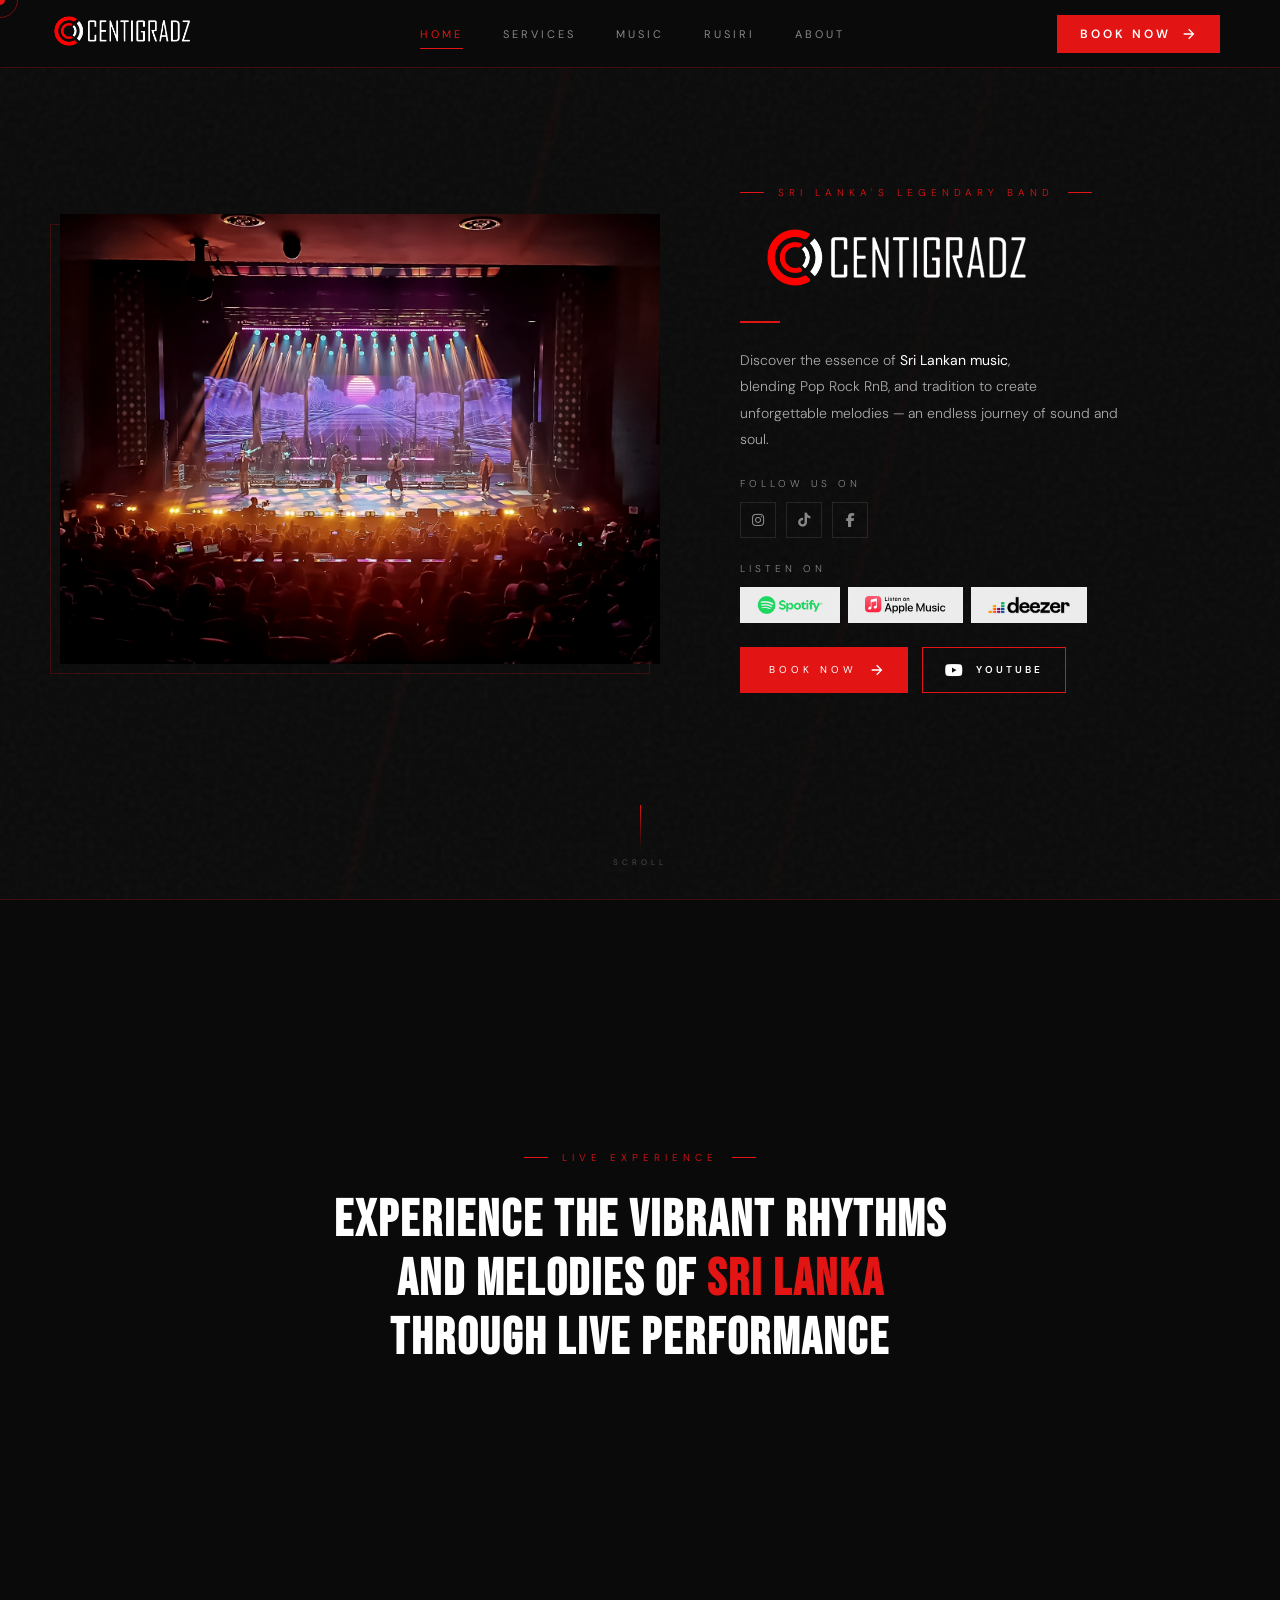
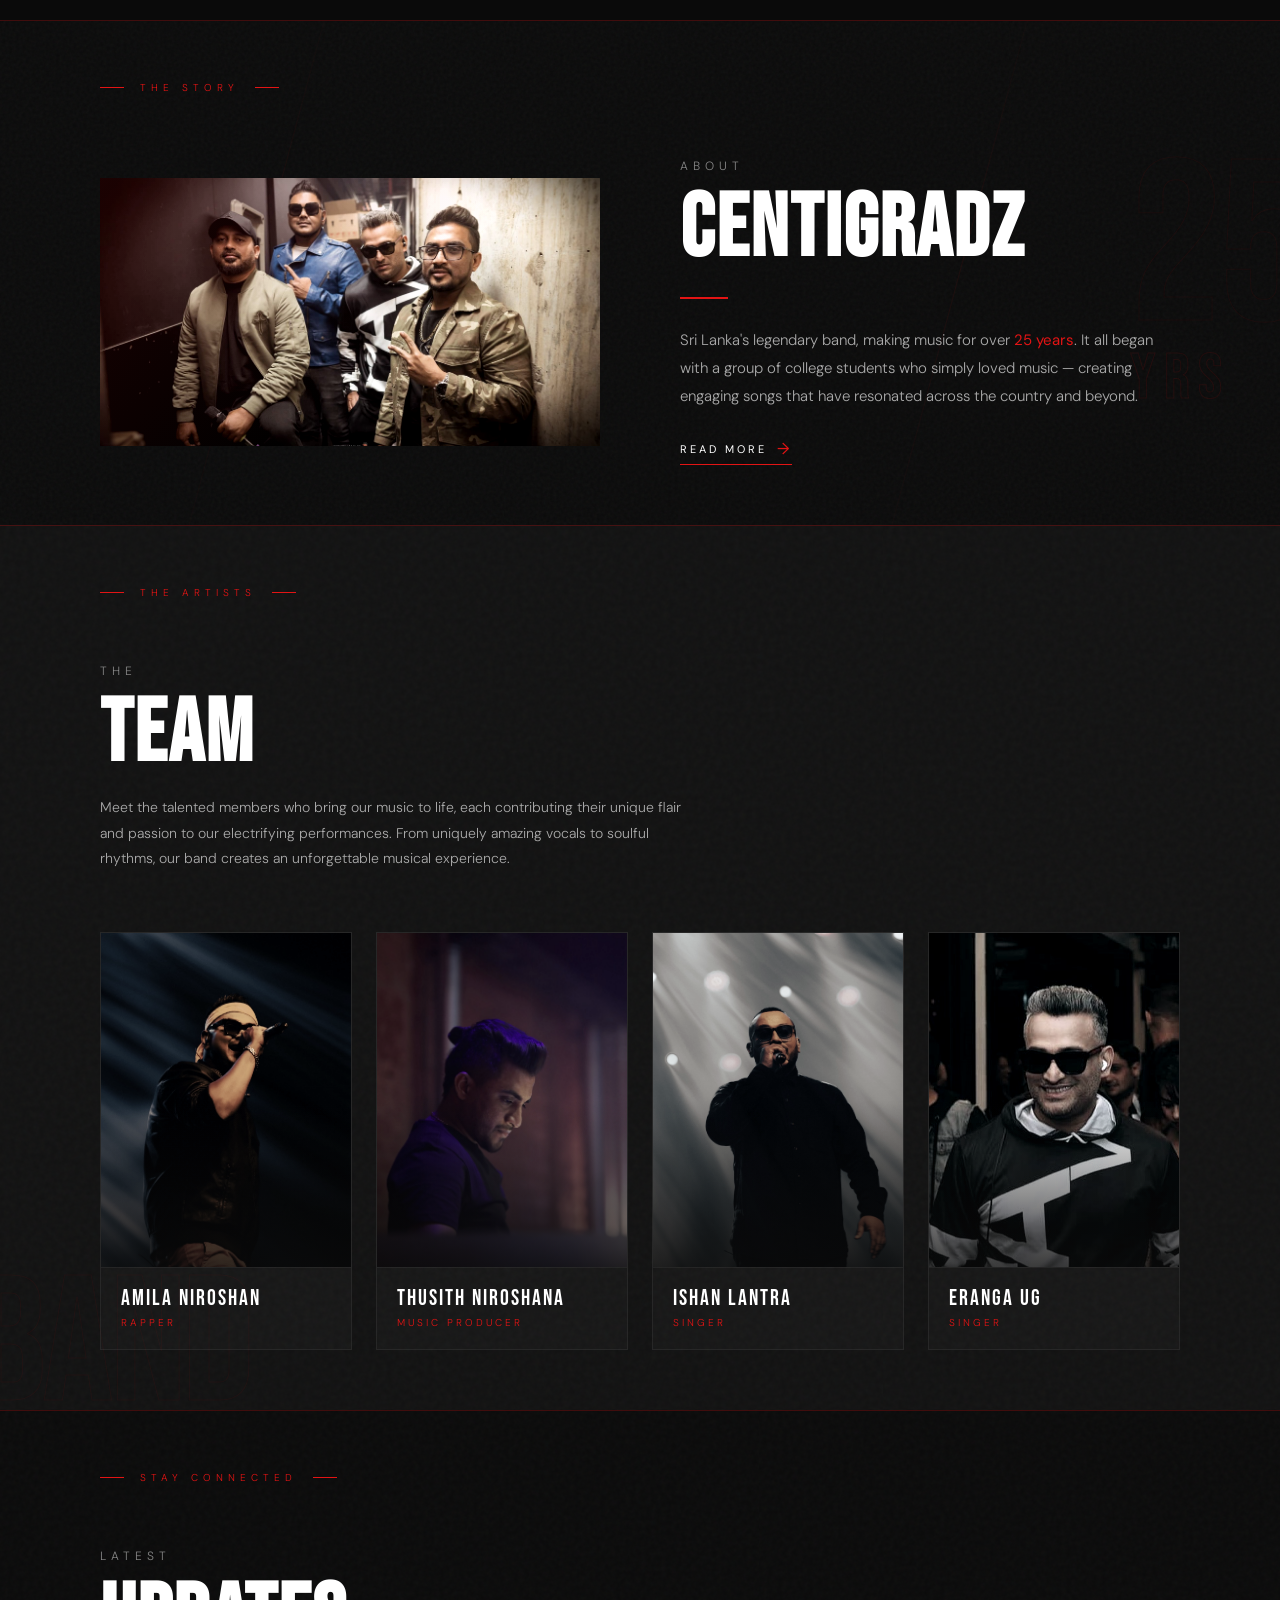
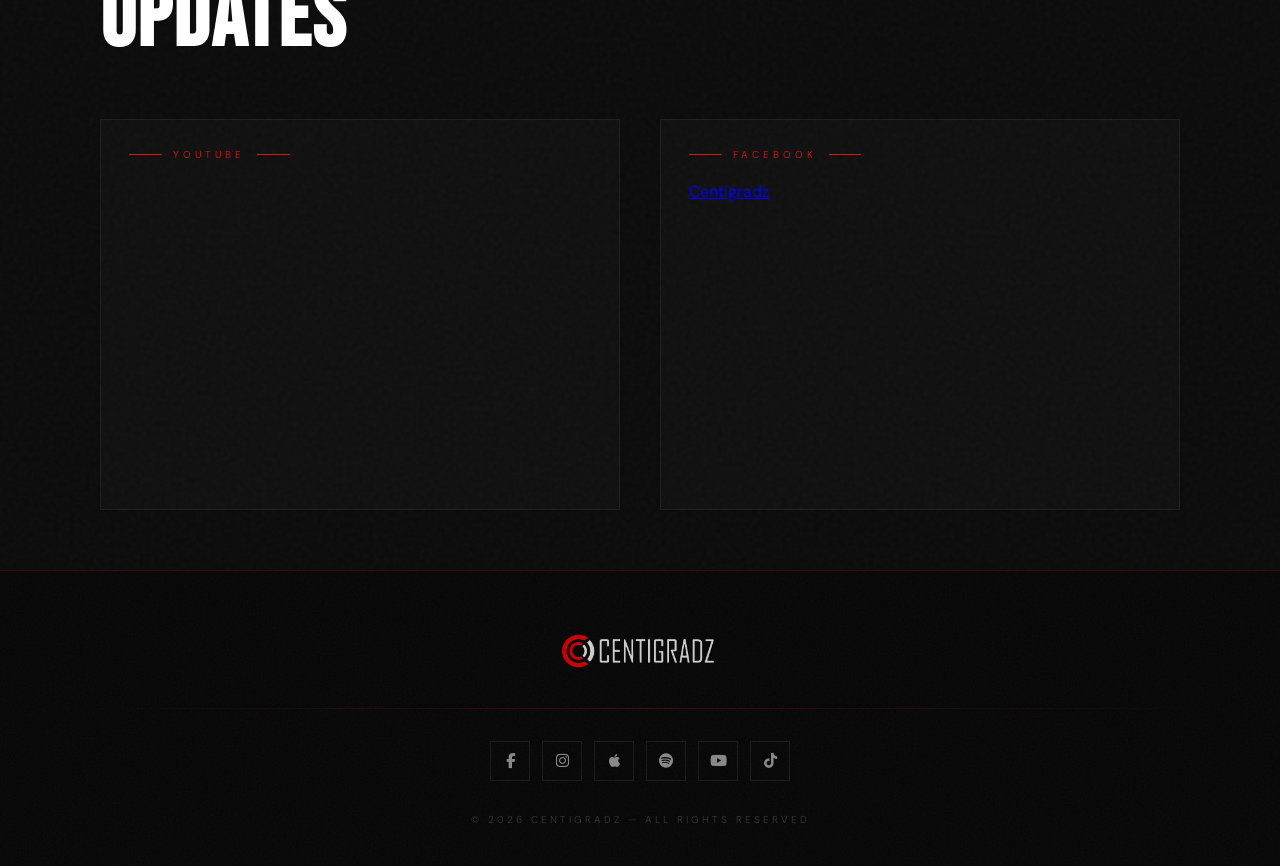
<file: index.html>
<!DOCTYPE html>
<html lang="en">

<head>
    <meta charset="UTF-8" />
    <meta name="viewport" content="width=device-width, initial-scale=1.0" />
    <meta name="keywords" content="centigradz, Centigradz, CENTIGRADZ, music, Sri Lanka, Colombo">
    <meta name="description"
        content="Discover Centigradz, the renowned Sri Lankan band known for their unique blend of contemporary and traditional music.">
    <link rel="icon" type="image/x-icon" href="/img/favicon.ico">
    <title>Centigradz</title>
    <link
        href="https://fonts.googleapis.com/css2?family=Bebas+Neue&family=DM+Sans:ital,wght@0,300;0,400;0,500;1,300&display=swap"
        rel="stylesheet">
    <link rel="stylesheet" href="https://cdnjs.cloudflare.com/ajax/libs/font-awesome/6.4.0/css/all.min.css">

    <link rel="stylesheet" href="styles.css">
</head>

<body>

    <!-- Custom Cursor -->
    <div class="cursor" id="cursor"></div>
    <div class="cursor-ring" id="cursorRing"></div>

    <!-- Splash Screen -->
    <div class="splash-screen">
        <img src="img/CentiLogo.png" class="logos">
    </div>

    <!-- ═══ NAV ═══ -->
    <nav>
        <a href="#" class="nav-logo"><img src="img/Centi Logo.png" alt="Centigradz" /></a>

        <div class="nav-links">
            <a href="index.html" class="active">Home</a>
            <a href="services.html">Services</a>
            <a href="music.html">Music</a>
            <a href="rusiri.html">Rusiri</a>
            <a href="about.html">About</a>
        </div>

        <div class="nav-btn-wrap">
            <a href="https://form.jotform.com/232563666599473" class="nav-btn">
                <span>Book Now</span>
                <svg height="16" width="16" viewBox="0 0 24 24" fill="none">
                    <path d="M16.172 11l-5.364-5.364 1.414-1.414L20 12l-7.778 7.778-1.414-1.414L16.172 13H4v-2z"
                        fill="currentColor" />
                </svg>
            </a>
        </div>

        <button class="nav-hamburger" id="nav-toggle" aria-label="Menu">
            <svg width="22" height="22" fill="none" stroke="currentColor" stroke-width="1.5" viewBox="0 0 24 24">
                <path stroke-linecap="round" d="M4 6h16M4 12h16M4 18h16" />
            </svg>
        </button>

        <div class="mobile-nav" id="mobile-nav">
            <a href="index.html" class="active">Home</a>
            <a href="services.html">Services</a>
            <a href="music.html">Music</a>
            <a href="rusiri.html">Rusiri</a>
            <a href="about.html">About</a>
        </div>
    </nav>

    <!-- ═══ HERO ═══ -->
    <section id="home">
        <div class="hero-noise"></div>
        <div class="hero-inner">

            <!-- Mosaic -->
            <div class="mosaic-wrap slide-left">
                <div class="mosaic">
                    <div class="mosaic-item m1">
                        <div class="hero-carousel" id="hero-carousel">
                            <img src="img/carousel/slide-1.jpg" alt="Centigradz live" class="carousel-slide active" />
                            <img src="img/carousel/slide-2.jpg" alt="Centigradz live" class="carousel-slide" />
                            <img src="img/carousel/slide-3.jpg" alt="Centigradz live" class="carousel-slide" />
                            <img src="img/carousel/slide-4.jpg" alt="Centigradz live" class="carousel-slide" />
                            <img src="img/carousel/slide-5.jpg" alt="Centigradz live" class="carousel-slide" />
                            <img src="img/carousel/slide-6.jpg" alt="Centigradz live" class="carousel-slide" />
                            <img src="img/carousel/slide-7.jpg" alt="Centigradz live" class="carousel-slide" />
                            <img src="img/carousel/slide-8.jpg" alt="Centigradz live" class="carousel-slide" />
                        </div>
                    </div>
                </div>
            </div>

            <!-- Content -->
            <div class="hero-content">

                <div class="hero-eyebrow fade-up d1">
                    <span class="eyebrow-line"></span>
                    <span class="eyebrow-text">Sri Lanka's Legendary Band</span>
                    <span class="eyebrow-line"></span>
                </div>

                <div class="hero-logo fade-up d2">
                    <a href="#"><img src="img/Centi Logo.png" alt="Centigradz Logo" /></a>
                </div>

                <div class="hero-divider fade-up d2"></div>

                <p class="hero-desc fade-up d3">
                    Discover the essence of <strong>Sri Lankan music</strong>,<br />
                    blending Pop Rock RnB, and tradition to create unforgettable melodies —
                    an endless journey of sound and soul.
                </p>

                <div class="fade-up d4">
                    <p class="follow-label">Follow Us On</p>
                    <div class="social-row" style="margin-top: 12px;">
                        <a href="https://www.instagram.com/centigradz1" target="_blank" rel="noopener noreferrer"
                            class="social-link" aria-label="Instagram">
                            <i class="fab fa-instagram"></i>
                        </a>
                        <a href="https://www.tiktok.com/@centigradz1" target="_blank" rel="noopener noreferrer"
                            class="social-link" aria-label="TikTok">
                            <i class="fab fa-tiktok"></i>
                        </a>
                        <a href="https://www.facebook.com/centigradzlive" target="_blank" rel="noopener noreferrer"
                            class="social-link" aria-label="Facebook">
                            <i class="fab fa-facebook-f"></i>
                        </a>
                    </div>
                </div>

                <div class="fade-up d5">
                    <p class="follow-label" style="margin-bottom: 12px;">Listen On</p>
                    <div class="stream-row">
                        <a href="https://open.spotify.com/artist/28zBYEZiaeaXnTOhAHy1QQ" target="_blank"
                            rel="noopener noreferrer" class="stream-pill">
                            <img src="img/Spotify_Full_Logo_RGB_White.png" alt="Spotify" />
                        </a>
                        <a href="https://music.apple.com/us/artist/centigradz/261299810" target="_blank"
                            rel="noopener noreferrer" class="stream-pill">
                            <img src="img/apple music.svg" alt="Apple Music" />
                        </a>
                        <a href="https://www.deezer.com/en/artist/379936" target="_blank" rel="noopener noreferrer"
                            class="stream-pill">
                            <img src="img/Deezer-Logo-2019.png" alt="Deezer" />
                        </a>
                    </div>
                </div>

                <div class="fade-up d6">
                    <div class="hero-cta-row">
                        <a href="https://form.jotform.com/232563666599473" class="hero-cta hero-cta--filled">
                            <span>Book Now</span>
                            <svg height="16" width="16" viewBox="0 0 24 24" fill="none">
                                <path d="M16.172 11l-5.364-5.364 1.414-1.414L20 12l-7.778 7.778-1.414-1.414L16.172 13H4v-2z"
                                    fill="currentColor" />
                            </svg>
                        </a>
                        <a href="https://www.youtube.com/@CENTIGRADZlive" target="_blank" rel="noopener noreferrer"
                            class="hero-yt" aria-label="YouTube">
                            <i class="fab fa-youtube"></i>
                            <span>YouTube</span>
                        </a>
                    </div>
                </div>

            </div>
        </div>

        <!-- Scroll indicator -->
        <div class="scroll-indicator">
            <div class="scroll-line"></div>
            <span class="scroll-text">Scroll</span>
        </div>
    </section>

    <!-- ═══ PARALLAX VIDEO ═══ -->
    <section class="parallax">
        <video autoplay muted loop playsinline>
            <source src="img/Comp 1.mp4" type="video/mp4">
        </video>
        <div class="parallax-content reveal">
            <div class="parallax-eyebrow">
                <span class="parallax-line"></span>
                <span class="parallax-label">Live Experience</span>
                <span class="parallax-line"></span>
            </div>
            <h2 class="parallax-text">
                Experience the vibrant rhythms<br />
                and melodies of <em>Sri Lanka</em><br />
                through live performance
            </h2>
        </div>
    </section>

    <!-- ═══ ABOUT ═══ -->
    <section class="about-section">
        <div class="bg-noise"></div>
        <div class="bg-line bg-line-1"></div>
        <div class="bg-line bg-line-2"></div>
        <div class="decade-stamp">25<span>YRS</span></div>

        <div class="about-inner">
            <div class="section-label reveal">
                <span class="label-line"></span>
                <span class="label-text">The Story</span>
                <span class="label-line"></span>
            </div>

            <div class="about-grid">
                <div class="about-image-wrap reveal-left">
                    <div class="image-frame">
                        <img src="img/group 1.jpg" alt="Centigradz Band" class="about-img" />
                        <div class="image-overlay"></div>
                        <div class="image-border-accent"></div>
                    </div>
                </div>

                <div class="about-content reveal">
                    <h2 class="about-heading">
                        <span class="heading-sub">About</span>
                        <span class="heading-main">Centigradz</span>
                    </h2>
                    <div class="divider-red"></div>
                    <p class="about-body">
                        Sri Lanka's legendary band, making music for over <em>25 years</em>.
                        It all began with a group of college students who simply loved music —
                        creating engaging songs that have resonated across the country and beyond.
                    </p>
                    <a href="about.html" class="read-more-btn">
                        <span class="btn-text">Read More</span>
                        <span class="btn-arrow">→</span>
                        <span class="btn-underline"></span>
                    </a>
                </div>
            </div>
        </div>
    </section>

    <!-- ═══ BAND MEMBERS ═══ -->
    <section class="members-section">
        <div class="members-watermark">BAND</div>
        <div class="members-inner">
            <div class="section-label reveal">
                <span class="label-line"></span>
                <span class="label-text">The Artists</span>
                <span class="label-line"></span>
            </div>

            <div class="members-header reveal">
                <h2 class="about-heading">
                    <span class="heading-sub">The</span>
                    <span class="heading-main">Team</span>
                </h2>
                <p class="members-desc">
                    Meet the talented members who bring our music to life, each contributing their unique flair
                    and passion to our electrifying performances. From uniquely amazing vocals to soulful rhythms,
                    our band creates an unforgettable musical experience.
                </p>
            </div>

            <div class="members-grid">
                <div class="member-card reveal" style="transition-delay: 0.1s">
                    <div class="member-img-wrap">
                        <img src="img/amila.jpg" alt="Amila Niroshan" />
                        <div class="member-overlay"></div>
                    </div>
                    <div class="member-info">
                        <div class="member-name">Amila Niroshan</div>
                        <div class="member-role">Rapper</div>
                    </div>
                </div>

                <div class="member-card reveal" style="transition-delay: 0.2s">
                    <div class="member-img-wrap">
                        <img src="img/thusith.jpeg" alt="Thusith Niroshana" />
                        <div class="member-overlay"></div>
                    </div>
                    <div class="member-info">
                        <div class="member-name">Thusith Niroshana</div>
                        <div class="member-role">Music Producer</div>
                    </div>
                </div>

                <div class="member-card reveal" style="transition-delay: 0.3s">
                    <div class="member-img-wrap">
                        <img src="img/ishan_banner.jpg" alt="Ishan Lantra" />
                        <div class="member-overlay"></div>
                    </div>
                    <div class="member-info">
                        <div class="member-name">Ishan Lantra</div>
                        <div class="member-role">Singer</div>
                    </div>
                </div>

                <div class="member-card reveal" style="transition-delay: 0.4s">
                    <div class="member-img-wrap">
                        <img src="img/Eranga.jpg" alt="Eranga UG" />
                        <div class="member-overlay"></div>
                    </div>
                    <div class="member-info">
                        <div class="member-name">Eranga UG</div>
                        <div class="member-role">Singer</div>
                    </div>
                </div>
            </div>
        </div>
    </section>

    <!-- ═══ UPDATES ═══ -->
    <section class="updates-section">
        <div class="updates-inner">
            <div class="section-label reveal">
                <span class="label-line"></span>
                <span class="label-text">Stay Connected</span>
                <span class="label-line"></span>
            </div>

            <div class="reveal">
                <h2 class="about-heading">
                    <span class="heading-sub">Latest</span>
                    <span class="heading-main">Updates</span>
                </h2>
            </div>

            <div class="updates-grid">
                <div class="update-card reveal" style="transition-delay: 0.1s">
                    <div class="update-card-label">
                        <span class="label-line"></span>
                        <span class="label-text">YouTube</span>
                        <span class="label-line"></span>
                    </div>
                    <iframe src="https://www.youtube.com/embed/1Cbohsb8cp0?si=qIMI-Vzrit6wpcty"
                        title="YouTube video player"
                        allow="accelerometer; autoplay; clipboard-write; encrypted-media; gyroscope; picture-in-picture; web-share"
                        allowfullscreen></iframe>
                </div>

                <div class="update-card reveal" style="transition-delay: 0.2s">
                    <div class="update-card-label">
                        <span class="label-line"></span>
                        <span class="label-text">Facebook</span>
                        <span class="label-line"></span>
                    </div>
                    <div class="fb-page" data-href="https://www.facebook.com/centigradzlive" data-tabs="timeline"
                        data-width="" data-height="400" data-small-header="false" data-adapt-container-width="true"
                        data-hide-cover="false" data-show-facepile="true">
                        <blockquote cite="https://www.facebook.com/centigradzlive" class="fb-xfbml-parse-ignore">
                            <a href="https://www.facebook.com/centigradzlive">Centigradz</a>
                        </blockquote>
                    </div>
                </div>
            </div>
        </div>
    </section>

    <!-- ═══ FOOTER ═══ -->
    <footer>
        <div class="footer-inner">
            <a href="#" class="footer-logo"><img src="img/Centi Logo.png" alt="Centigradz" /></a>
            <div class="footer-divider"></div>
            <div class="footer-socials">
                <a href="https://www.facebook.com/centigradzlive" target="_blank" rel="noopener noreferrer"
                    class="footer-social-link" aria-label="Facebook"><i class="fab fa-facebook-f"></i></a>
                <a href="https://www.instagram.com/centigradz1" target="_blank" rel="noopener noreferrer"
                    class="footer-social-link" aria-label="Instagram"><i class="fab fa-instagram"></i></a>
                <a href="https://music.apple.com/us/artist/centigradz/261299810" target="_blank"
                    rel="noopener noreferrer" class="footer-social-link" aria-label="Apple Music"><i
                        class="fab fa-apple"></i></a>
                <a href="https://open.spotify.com/artist/28zBYEZiaeaXnTOhAHy1QQ" target="_blank"
                    rel="noopener noreferrer" class="footer-social-link" aria-label="Spotify"><i
                        class="fab fa-spotify"></i></a>
                <a href="https://www.youtube.com/@CENTIGRADZlive" target="_blank" rel="noopener noreferrer"
                    class="footer-social-link" aria-label="YouTube"><i class="fab fa-youtube"></i></a>
                <a href="https://www.tiktok.com/@centigradz1" target="_blank" rel="noopener noreferrer"
                    class="footer-social-link" aria-label="TikTok"><i class="fab fa-tiktok"></i></a>
            </div>
            <p class="footer-copy">&copy; 2026 Centigradz — All rights reserved</p>
        </div>
    </footer>

    <!-- ═══ SCRIPTS ═══ -->
    <script>
        // Custom cursor
        const cursor = document.getElementById('cursor');
        const cursorRing = document.getElementById('cursorRing');
        document.addEventListener('mousemove', (e) => {
            cursor.style.left = e.clientX + 'px';
            cursor.style.top = e.clientY + 'px';
            setTimeout(() => {
                cursorRing.style.left = e.clientX + 'px';
                cursorRing.style.top = e.clientY + 'px';
            }, 60);
        });

        // Mobile nav toggle
        document.getElementById('nav-toggle').addEventListener('click', function () {
            const nav = document.getElementById('mobile-nav');
            nav.style.display = nav.style.display === 'block' ? 'none' : 'block';
        });

        // Scroll reveal
        const reveals = document.querySelectorAll('.reveal, .reveal-left');
        const revealObserver = new IntersectionObserver((entries) => {
            entries.forEach(entry => {
                if (entry.isIntersecting) {
                    entry.target.classList.add('visible');
                    revealObserver.unobserve(entry.target);
                }
            });
        }, { threshold: 0.12, rootMargin: '0px 0px -40px 0px' });
        reveals.forEach(el => revealObserver.observe(el));

        // Hero carousel auto-advance
        (function () {
            const slides = document.querySelectorAll('#hero-carousel .carousel-slide');
            if (slides.length < 2) return;
            let i = 0;
            setInterval(() => {
                slides[i].classList.remove('active');
                i = (i + 1) % slides.length;
                slides[i].classList.add('active');
            }, 4000);
        })();

        // Facebook SDK
        window.fbAsyncInit = function () {
            FB.init({ xfbml: true, version: 'v18.0' });
        };
        (function (d, s, id) {
            var js, fjs = d.getElementsByTagName(s)[0];
            if (d.getElementById(id)) return;
            js = d.createElement(s); js.id = id;
            js.src = "https://connect.facebook.net/en_US/sdk.js#xfbml=1&version=v18.0";
            fjs.parentNode.insertBefore(js, fjs);
        }(document, 'script', 'facebook-jssdk'));
    </script>

</body>

</html>
</file>
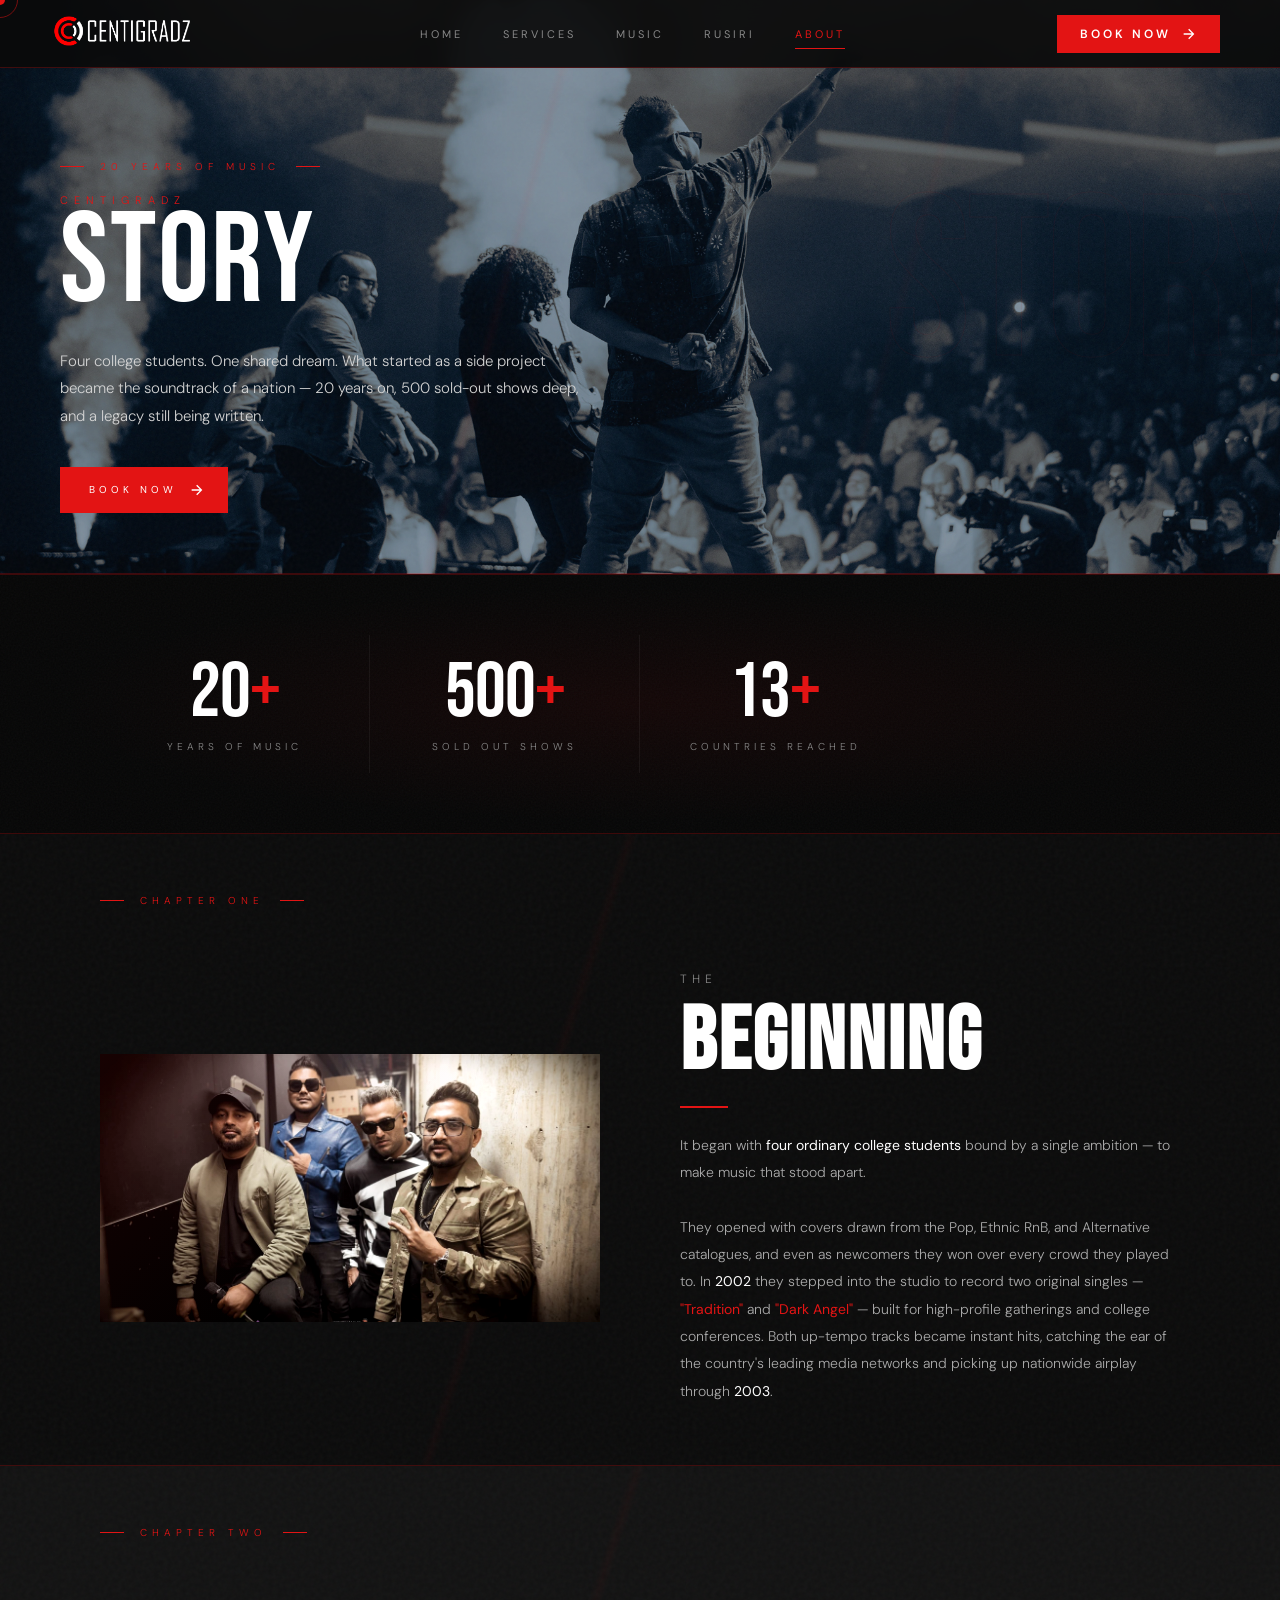
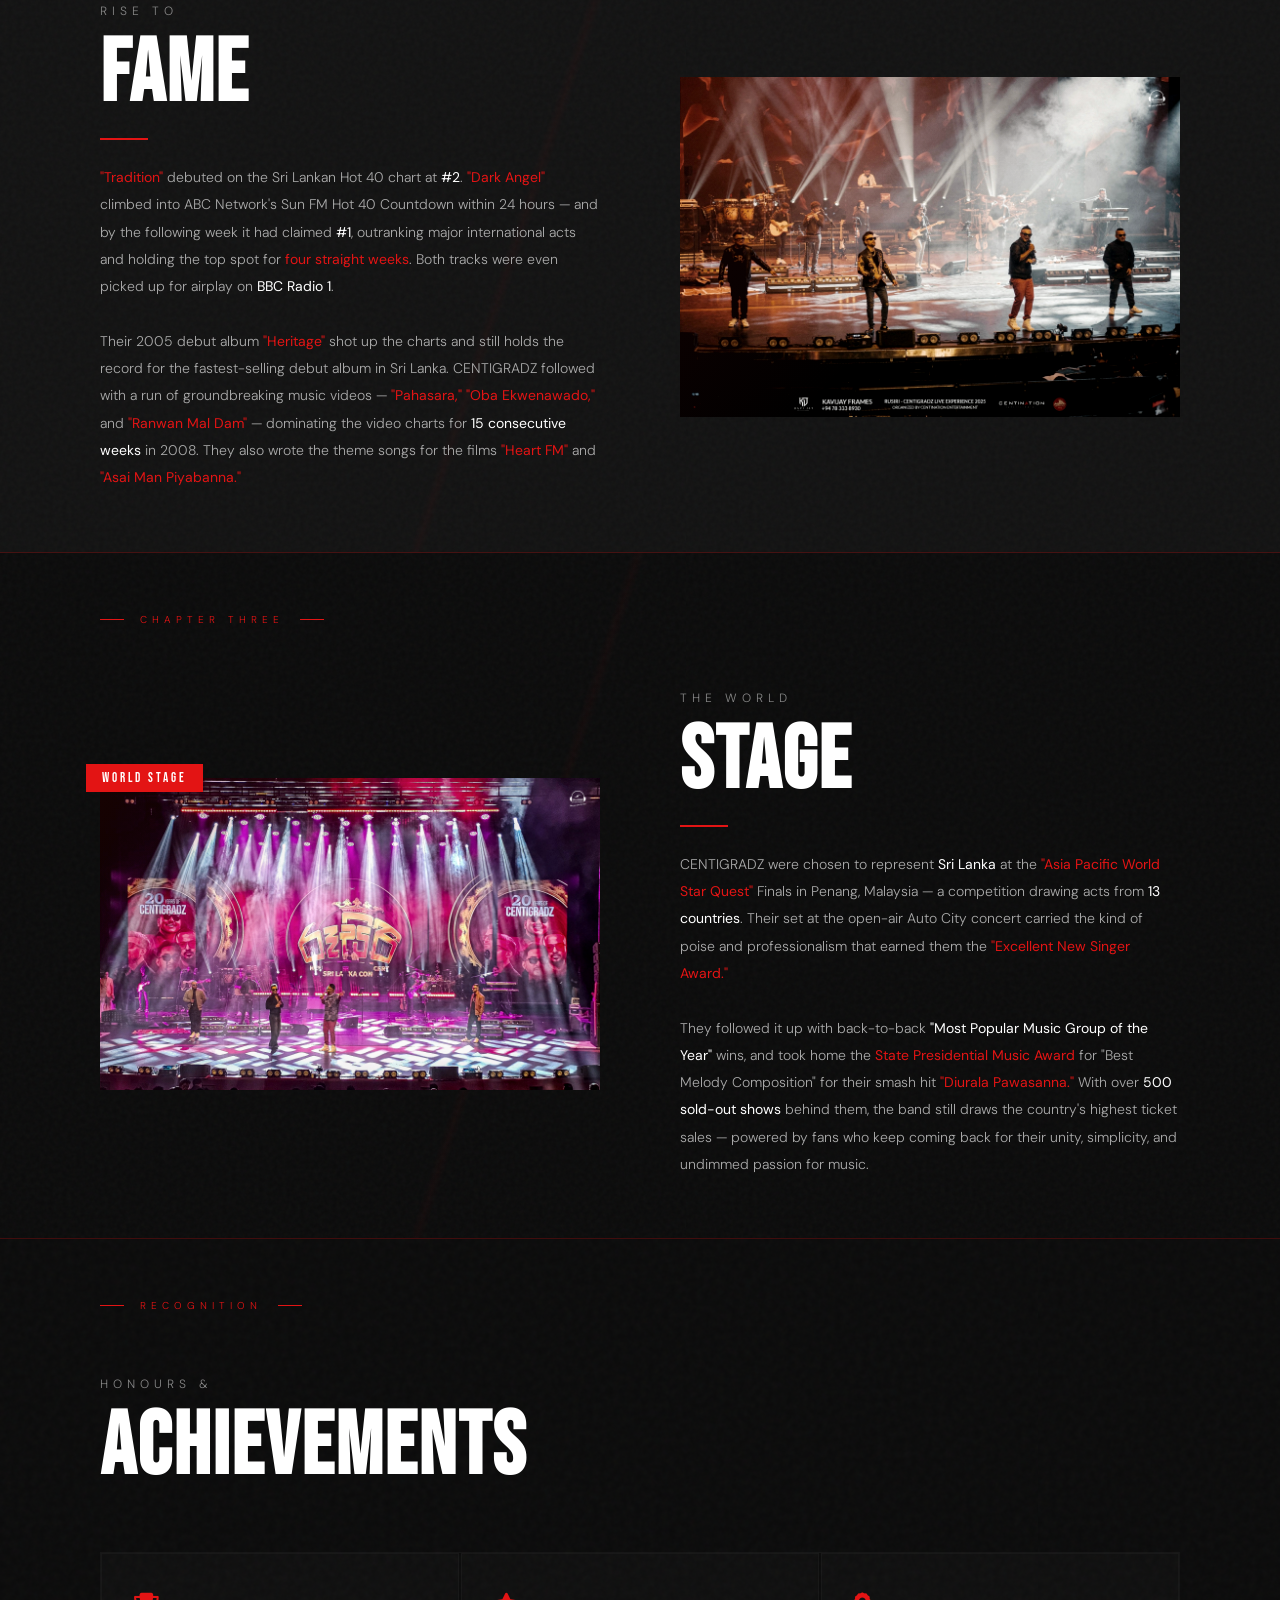
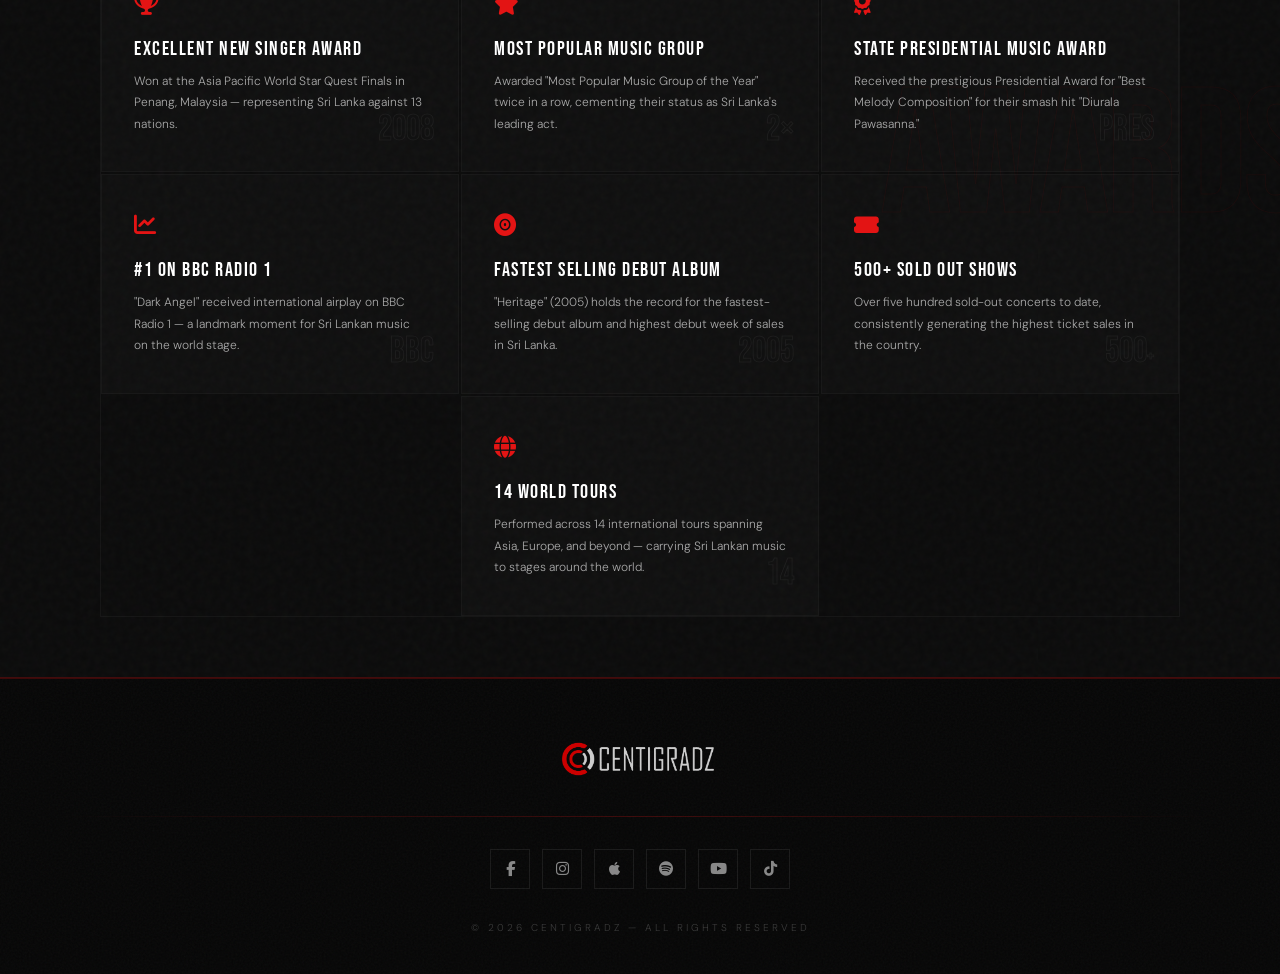
<file: about.html>
<!DOCTYPE html>
<html lang="en">

<head>
	<meta charset="UTF-8" />
	<meta name="viewport" content="width=device-width, initial-scale=1.0" />
	<meta name="keywords" content="centigradz, Centigradz, CENTIGRADZ, music, Sri Lanka, Colombo">
	<meta name="description" content="The story of Centigradz — Sri Lanka's legendary band, 25 years of music.">
	<link rel="icon" type="image/x-icon" href="/img/favicon.ico">
	<title>About — Centigradz</title>
	<link
		href="https://fonts.googleapis.com/css2?family=Bebas+Neue&family=DM+Sans:ital,wght@0,300;0,400;0,500;1,300&display=swap"
		rel="stylesheet">
	<link rel="stylesheet" href="https://cdnjs.cloudflare.com/ajax/libs/font-awesome/6.4.0/css/all.min.css">
	<link rel="stylesheet" type="text/css" href="styles.css">

	<style>

	</style>
</head>

<body class="page-about">

	<!-- Custom Cursor -->
	<div class="cursor" id="cursor"></div>
	<div class="cursor-ring" id="cursorRing"></div>

	<!-- ═══ NAV ═══ -->
	<nav>
		<a href="index.html" class="nav-logo"><img src="img/Centi Logo.png" alt="Centigradz" /></a>
		<div class="nav-links">
			<a href="index.html">Home</a>
			<a href="services.html">Services</a>
			<a href="music.html">Music</a>
			<a href="rusiri.html">Rusiri</a>
			<a href="about.html" class="active">About</a>
		</div>
		<div class="nav-btn-wrap">
			<a href="https://form.jotform.com/232563666599473" class="nav-btn">
				<span>Book Now</span>
				<svg height="16" width="16" viewBox="0 0 24 24" fill="none">
					<path d="M16.172 11l-5.364-5.364 1.414-1.414L20 12l-7.778 7.778-1.414-1.414L16.172 13H4v-2z"
						fill="currentColor" />
				</svg>
			</a>
		</div>
		<button class="nav-hamburger" id="nav-toggle" aria-label="Menu">
			<svg width="22" height="22" fill="none" stroke="currentColor" stroke-width="1.5" viewBox="0 0 24 24">
				<path stroke-linecap="round" d="M4 6h16M4 12h16M4 18h16" />
			</svg>
		</button>
		<div class="mobile-nav" id="mobile-nav">
			<a href="index.html">Home</a>
			<a href="services.html">Services</a>
			<a href="music.html">Music</a>
			<a href="rusiri.html">Rusiri</a>
			<a href="about.html" class="active">About</a>
		</div>
	</nav>

	<!-- ═══ PAGE HERO ═══ -->
	<div class="page-hero">
		<div class="page-hero-noise"></div>
		<div class="page-hero-watermark">STORY</div>
		<div class="page-hero-inner">
			<div class="section-label fade-up d1" style="margin-bottom: 20px;">
				<span class="label-line"></span>
				<span class="label-text">20 Years of Music</span>
				<span class="label-line"></span>
			</div>
			<div class="page-title-group fade-up d2">
				<span class="page-title-sub">Centigradz</span>
				<span class="page-title-main">Story</span>
			</div>
			<p class="page-hero-desc fade-up d3">
				Four college students. One shared dream. What started as a side project became
				the soundtrack of a nation — 20 years on, 500 sold-out shows deep, and a legacy
				still being written.
			</p>
			<div class="fade-up d4" style="margin-top: 36px;">
				<a href="https://form.jotform.com/232563666599473" class="hero-cta hero-cta--filled">
					<span>Book Now</span>
					<svg height="16" width="16" viewBox="0 0 24 24" fill="none">
						<path d="M16.172 11l-5.364-5.364 1.414-1.414L20 12l-7.778 7.778-1.414-1.414L16.172 13H4v-2z" fill="currentColor" />
					</svg>
				</a>
			</div>
		</div>
	</div>

	<!-- ═══ STATS BAR ═══ -->
	<div class="stats-bar">
		<div class="stats-inner">
			<div class="stat-item reveal">
				<div class="stat-number">20<em>+</em></div>
				<div class="stat-label">Years of Music</div>
			</div>
			<div class="stat-item reveal" style="transition-delay:0.1s">
				<div class="stat-number">500<em>+</em></div>
				<div class="stat-label">Sold Out Shows</div>
			</div>
			<!-- <div class="stat-item reveal" style="transition-delay:0.2s">
				<div class="stat-number"><em>#</em>1</div>
				<div class="stat-label">Chart Position</div>
			</div> -->
			<div class="stat-item reveal" style="transition-delay:0.3s">
				<div class="stat-number">13<em>+</em></div>
				<div class="stat-label">Countries Reached</div>
			</div>
		</div>
	</div>

	<!-- ═══ CHAPTER 1 — The Beginning ═══ -->
	<section class="story-section">
		<div class="story-inner">
			<div class="section-label reveal">
				<span class="label-line"></span>
				<span class="label-text">Chapter One</span>
				<span class="label-line"></span>
			</div>
			<div class="story-grid">

				<div class="story-img-wrap reveal-left">
					<div class="story-img-frame">
						<img src="img/group 1.jpg" alt="Centigradz — The Beginning" />
						<div class="story-img-overlay"></div>
					</div>
				</div>

				<div class="story-content reveal">
					<h2 class="about-heading">
						<span class="heading-sub">The</span>
						<span class="heading-main">Beginning</span>
					</h2>
					<div class="divider-red"></div>
					<p class="story-body">
						It began with <strong>four ordinary college students</strong> bound by a single ambition —
						to make music that stood apart.
						<br /><br />
						They opened with covers drawn from the Pop, Ethnic RnB, and Alternative catalogues, and
						even as newcomers they won over every crowd they played to. In <strong>2002</strong>
						they stepped into the studio to record two original singles — <em>"Tradition"</em> and
						<em>"Dark Angel"</em> — built for high-profile gatherings and college conferences.
						Both up-tempo tracks became instant hits, catching the ear of the country's leading
						media networks and picking up nationwide airplay through <strong>2003</strong>.
					</p>
				</div>

			</div>
		</div>
	</section>

	<!-- ═══ CHAPTER 2 — Rise to Fame ═══ -->
	<section class="story-section alt">
		<div class="story-inner">
			<div class="section-label reveal">
				<span class="label-line"></span>
				<span class="label-text">Chapter Two</span>
				<span class="label-line"></span>
			</div>
			<div class="story-grid flipped">

				<div class="story-img-wrap reveal-left">
					<div class="story-img-frame">
						<img src="img/carousel/slide-6.jpg" alt="Centigradz — Rise to Fame" />
						<div class="story-img-overlay"></div>
					</div>
				</div>

				<div class="story-content reveal">
					<h2 class="about-heading">
						<span class="heading-sub">Rise to</span>
						<span class="heading-main">Fame</span>
					</h2>
					<div class="divider-red"></div>
					<p class="story-body">
						<em>"Tradition"</em> debuted on the Sri Lankan Hot 40 chart at <strong>#2</strong>.
						<em>"Dark Angel"</em> climbed into ABC Network's Sun FM Hot 40 Countdown within 24 hours
						— and by the following week it had claimed <strong>#1</strong>, outranking major
						international acts and holding the top spot for <em>four straight weeks</em>. Both
						tracks were even picked up for airplay on <strong>BBC Radio 1</strong>.
						<br /><br />
						Their 2005 debut album <em>"Heritage"</em> shot up the charts and still holds the record
						for the fastest-selling debut album in Sri Lanka. CENTIGRADZ followed with a run of
						groundbreaking music videos — <em>"Pahasara," "Oba Ekwenawado,"</em> and
						<em>"Ranwan Mal Dam"</em> — dominating the video charts for <strong>15 consecutive
							weeks</strong> in 2008. They also wrote the theme songs for the films
						<em>"Heart FM"</em> and <em>"Asai Man Piyabanna."</em>
					</p>
				</div>

			</div>
		</div>
	</section>

	<!-- ═══ CHAPTER 3 — International Stage ═══ -->
	<section class="story-section">
		<div class="story-inner">
			<div class="section-label reveal">
				<span class="label-line"></span>
				<span class="label-text">Chapter Three</span>
				<span class="label-line"></span>
			</div>
			<div class="story-grid">

				<div class="story-img-wrap reveal-left">
					<div class="chapter-tag">World Stage</div>
					<div class="story-img-frame">
						<img src="img/carousel/slide-2.jpg" alt="Centigradz — International" />
						<div class="story-img-overlay"></div>
					</div>
				</div>

				<div class="story-content reveal">
					<h2 class="about-heading">
						<span class="heading-sub">The World</span>
						<span class="heading-main">Stage</span>
					</h2>
					<div class="divider-red"></div>
					<p class="story-body">
						CENTIGRADZ were chosen to represent <strong>Sri Lanka</strong> at the
						<em>"Asia Pacific World Star Quest"</em> Finals in Penang, Malaysia — a competition
						drawing acts from <strong>13 countries</strong>. Their set at the open-air Auto City
						concert carried the kind of poise and professionalism that earned them the
						<em>"Excellent New Singer Award."</em>
						<br /><br />
						They followed it up with back-to-back <strong>"Most Popular Music Group of the Year"</strong>
						wins, and took home the <em>State Presidential Music Award</em> for "Best Melody
						Composition" for their smash hit <em>"Diurala Pawasanna."</em> With over
						<strong>500 sold-out shows</strong> behind them, the band still draws the country's
						highest ticket sales — powered by fans who keep coming back for their unity,
						simplicity, and undimmed passion for music.
					</p>
				</div>

			</div>
		</div>
	</section>

	<!-- ═══ AWARDS ═══ -->
	<section class="awards-section">
		<div class="awards-watermark">AWARDS</div>
		<div class="awards-inner">

			<div class="section-label reveal">
				<span class="label-line"></span>
				<span class="label-text">Recognition</span>
				<span class="label-line"></span>
			</div>
			<div class="reveal" style="margin-top: 4px;">
				<h2 class="about-heading">
					<span class="heading-sub">Honours &</span>
					<span class="heading-main">Achievements</span>
				</h2>
			</div>

			<div class="awards-grid">

				<div class="award-card reveal" style="transition-delay:0.05s">
					<div class="award-icon"><i class="fas fa-trophy"></i></div>
					<div class="award-title">Excellent New Singer Award</div>
					<p class="award-desc">Won at the Asia Pacific World Star Quest Finals in Penang, Malaysia —
						representing Sri Lanka against 13 nations.</p>
					<div class="award-year">2008</div>
				</div>

				<div class="award-card reveal" style="transition-delay:0.15s">
					<div class="award-icon"><i class="fas fa-star"></i></div>
					<div class="award-title">Most Popular Music Group</div>
					<p class="award-desc">Awarded "Most Popular Music Group of the Year" twice in a row, cementing their
						status as Sri Lanka's leading act.</p>
					<div class="award-year">2×</div>
				</div>

				<div class="award-card reveal" style="transition-delay:0.25s">
					<div class="award-icon"><i class="fas fa-award"></i></div>
					<div class="award-title">State Presidential Music Award</div>
					<p class="award-desc">Received the prestigious Presidential Award for "Best Melody Composition" for
						their smash hit "Diurala Pawasanna."</p>
					<div class="award-year">PRES</div>
				</div>

				<div class="award-card reveal" style="transition-delay:0.35s">
					<div class="award-icon"><i class="fas fa-chart-line"></i></div>
					<div class="award-title">#1 on BBC Radio 1</div>
					<p class="award-desc">"Dark Angel" received international airplay on BBC Radio 1 — a landmark moment
						for Sri Lankan music on the world stage.</p>
					<div class="award-year">BBC</div>
				</div>

				<div class="award-card reveal" style="transition-delay:0.45s">
					<div class="award-icon"><i class="fas fa-record-vinyl"></i></div>
					<div class="award-title">Fastest Selling Debut Album</div>
					<p class="award-desc">"Heritage" (2005) holds the record for the fastest-selling debut album and
						highest debut week of sales in Sri Lanka.</p>
					<div class="award-year">2005</div>
				</div>

				<div class="award-card reveal" style="transition-delay:0.55s">
					<div class="award-icon"><i class="fas fa-ticket-alt"></i></div>
					<div class="award-title">500+ Sold Out Shows</div>
					<p class="award-desc">Over five hundred sold-out concerts to date, consistently generating the
						highest ticket sales in the country.</p>
					<div class="award-year">500<span style="font-size:0.5em">+</span></div>
				</div>

				<div class="award-card reveal" style="transition-delay:0.65s">
					<div class="award-icon"><i class="fas fa-globe"></i></div>
					<div class="award-title">14 World Tours</div>
					<p class="award-desc">Performed across 14 international tours spanning Asia, Europe, and beyond —
						carrying Sri Lankan music to stages around the world.</p>
					<div class="award-year">14</div>
				</div>

			</div>
		</div>
	</section>

	<!-- ═══ FOOTER ═══ -->
	<footer>
		<div class="footer-inner">
			<a href="index.html" class="footer-logo"><img src="img/Centi Logo.png" alt="Centigradz" /></a>
			<div class="footer-divider"></div>
			<div class="footer-socials">
				<a href="https://www.facebook.com/centigradzlive" target="_blank" rel="noopener noreferrer"
					class="footer-social-link"><i class="fab fa-facebook-f"></i></a>
				<a href="https://www.instagram.com/centigradz1" target="_blank" rel="noopener noreferrer"
					class="footer-social-link"><i class="fab fa-instagram"></i></a>
				<a href="https://music.apple.com/us/artist/centigradz/261299810" target="_blank"
					rel="noopener noreferrer" class="footer-social-link"><i class="fab fa-apple"></i></a>
				<a href="https://open.spotify.com/artist/28zBYEZiaeaXnTOhAHy1QQ" target="_blank"
					rel="noopener noreferrer" class="footer-social-link"><i class="fab fa-spotify"></i></a>
				<a href="https://www.youtube.com/@CENTIGRADZlive" target="_blank" rel="noopener noreferrer"
					class="footer-social-link"><i class="fab fa-youtube"></i></a>
				<a href="https://www.tiktok.com/@centigradz1" target="_blank" rel="noopener noreferrer"
					class="footer-social-link"><i class="fab fa-tiktok"></i></a>
			</div>
			<p class="footer-copy">&copy; 2026 Centigradz — All rights reserved</p>
		</div>
	</footer>

	<script>
		const cursor = document.getElementById('cursor');
		const cursorRing = document.getElementById('cursorRing');
		document.addEventListener('mousemove', (e) => {
			cursor.style.left = e.clientX + 'px';
			cursor.style.top = e.clientY + 'px';
			setTimeout(() => {
				cursorRing.style.left = e.clientX + 'px';
				cursorRing.style.top = e.clientY + 'px';
			}, 60);
		});

		document.getElementById('nav-toggle').addEventListener('click', function () {
			const nav = document.getElementById('mobile-nav');
			nav.style.display = nav.style.display === 'block' ? 'none' : 'block';
		});

		const reveals = document.querySelectorAll('.reveal, .reveal-left');
		const observer = new IntersectionObserver((entries) => {
			entries.forEach(entry => {
				if (entry.isIntersecting) {
					entry.target.classList.add('visible');
					observer.unobserve(entry.target);
				}
			});
		}, { threshold: 0.1, rootMargin: '0px 0px -40px 0px' });
		reveals.forEach(el => observer.observe(el));
	</script>

</body>

</html>
</file>
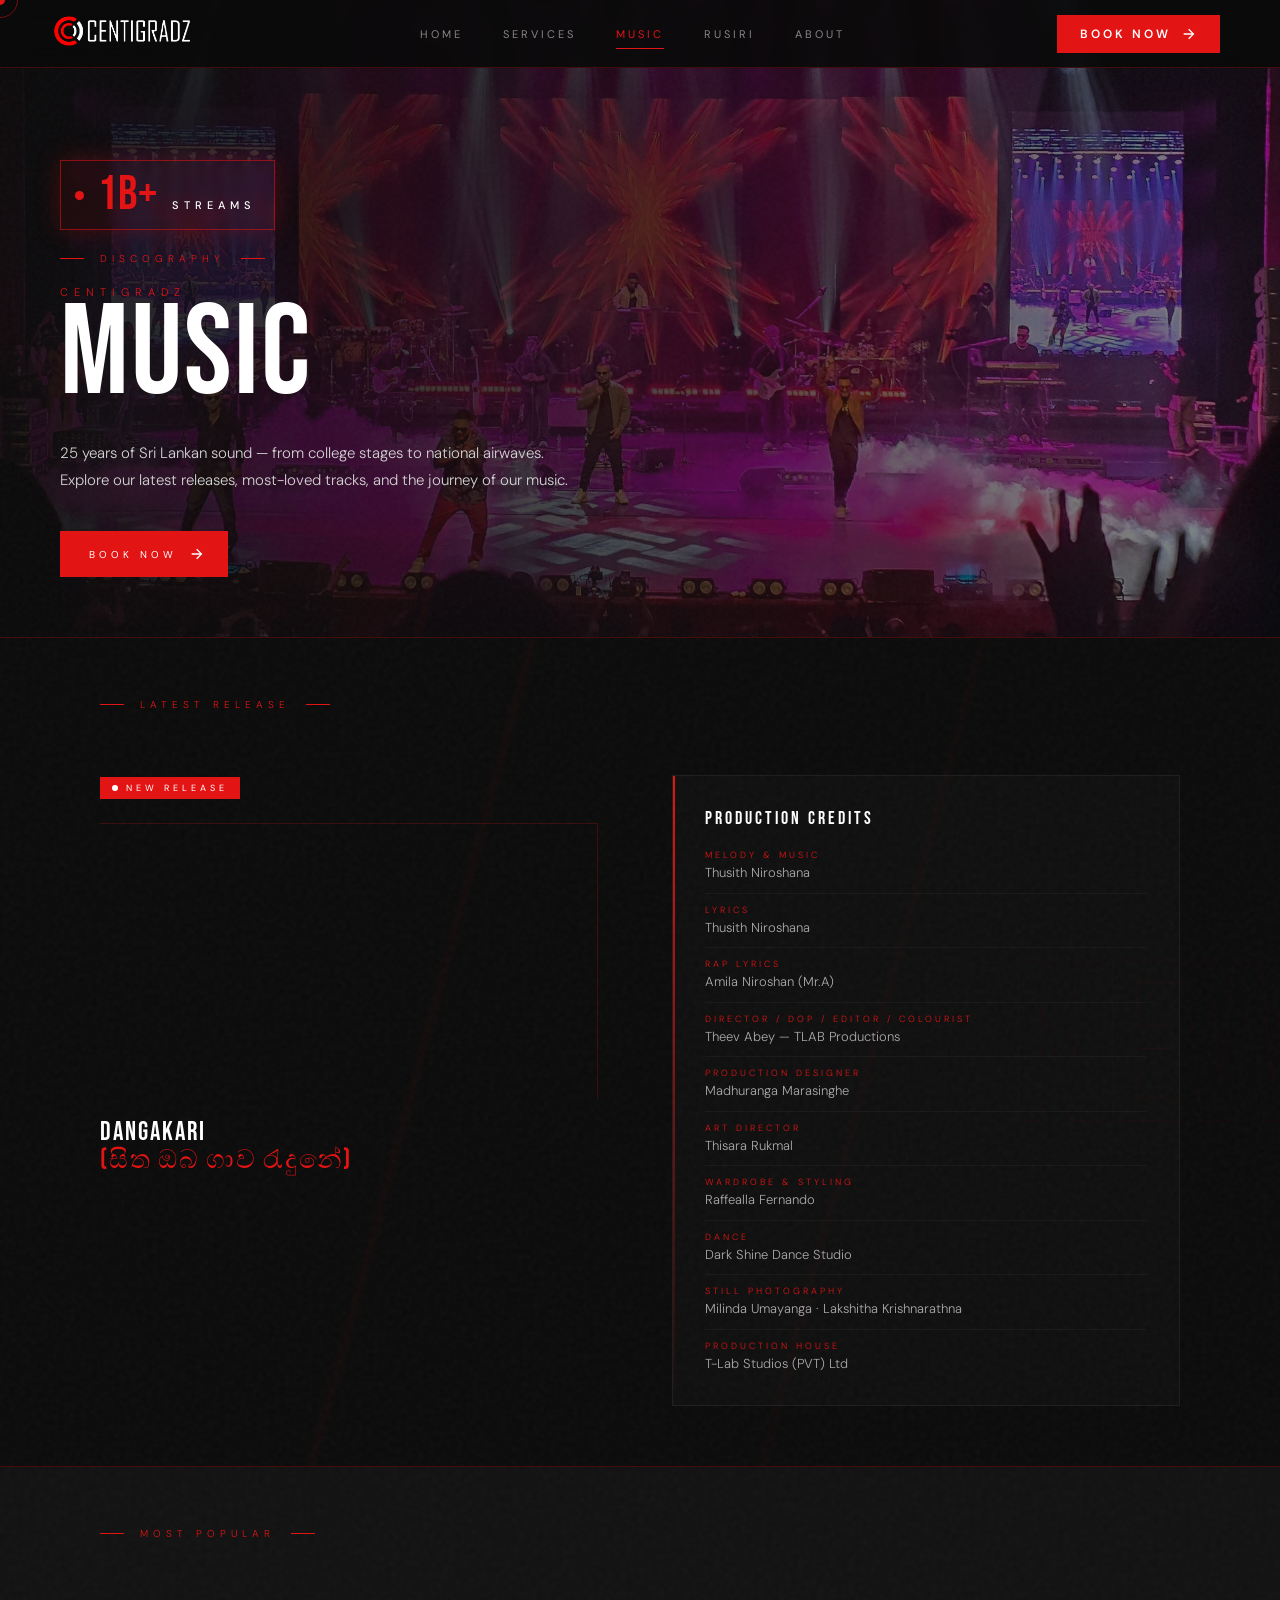
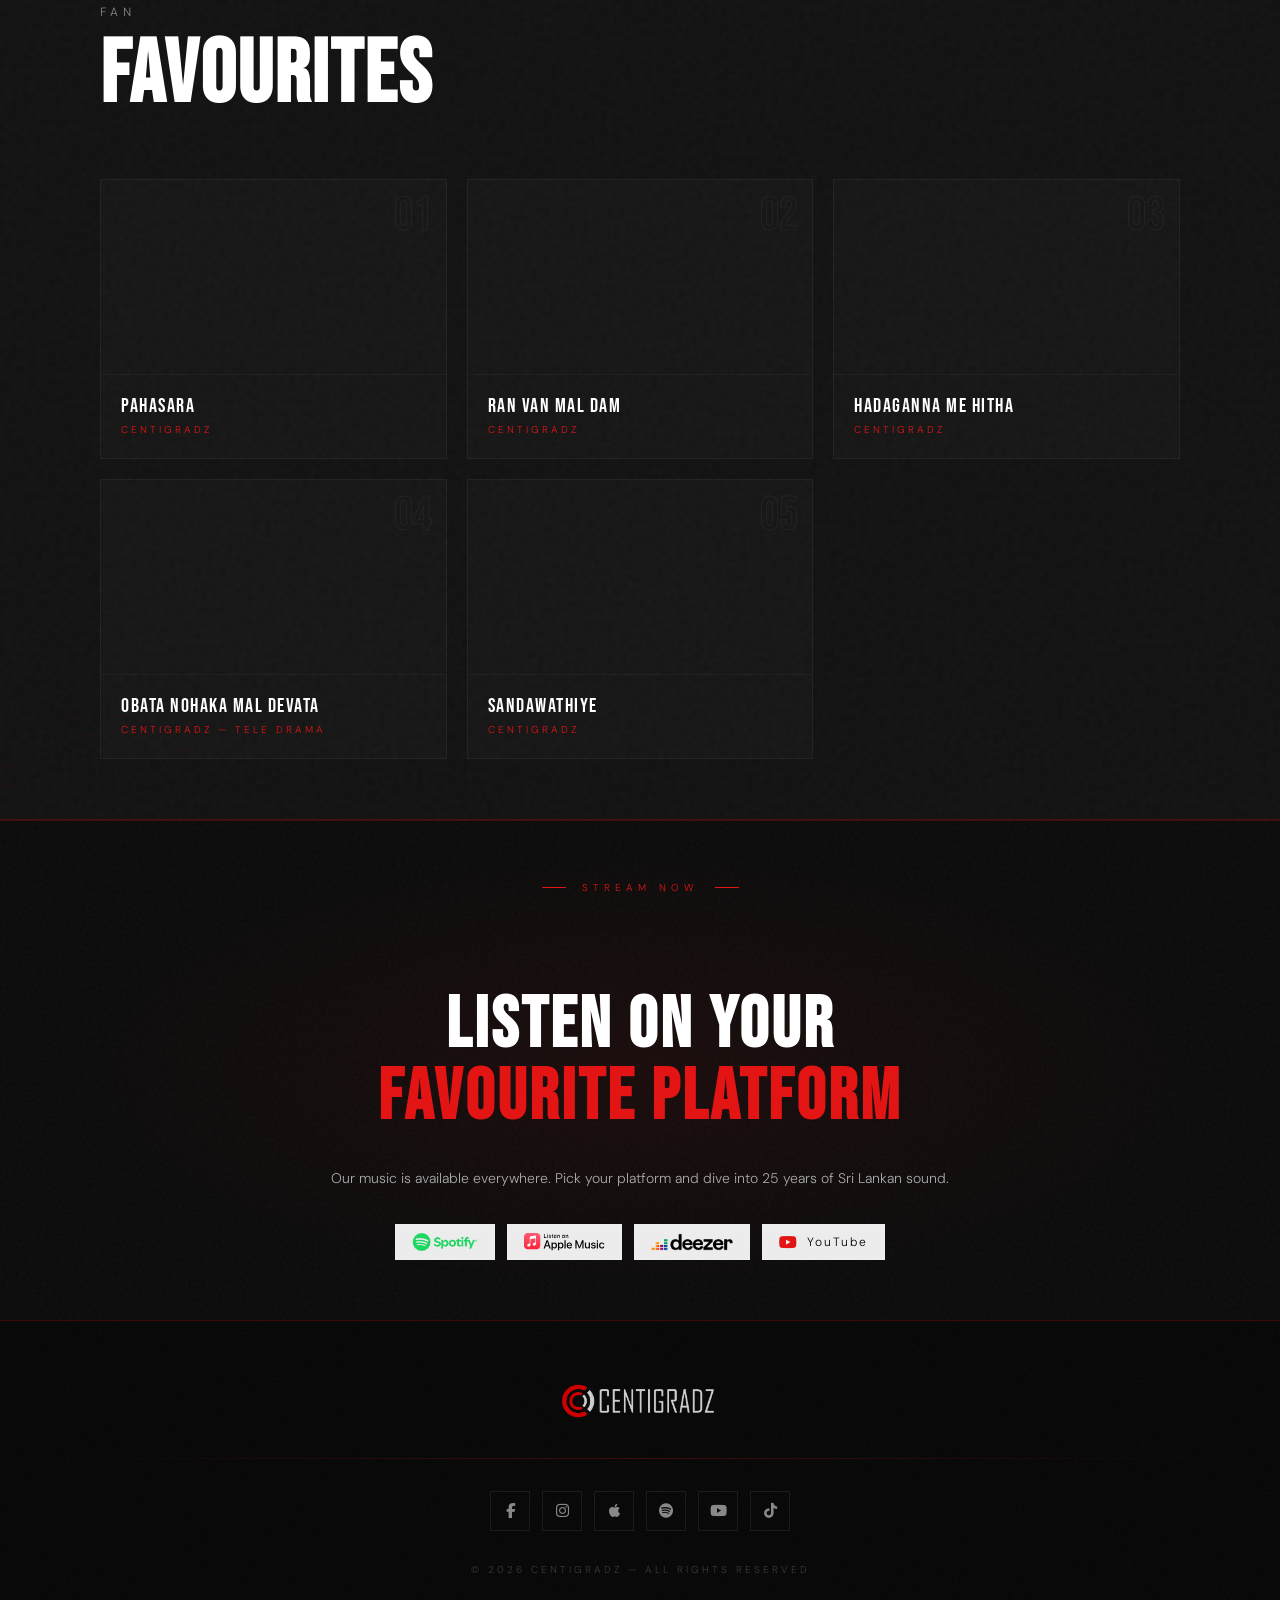
<file: music.html>
<!DOCTYPE html>
<html lang="en">

<head>
    <meta charset="UTF-8" />
    <meta name="viewport" content="width=device-width, initial-scale=1.0" />
    <meta name="keywords" content="centigradz, Centigradz, CENTIGRADZ, music, Sri Lanka, Colombo">
    <meta name="description" content="Centigradz Music — Latest releases, popular tracks and discography.">
    <link rel="icon" type="image/x-icon" href="/img/favicon.ico">
    <title>Music — Centigradz</title>
    <link
        href="https://fonts.googleapis.com/css2?family=Bebas+Neue&family=DM+Sans:ital,wght@0,300;0,400;0,500;1,300&display=swap"
        rel="stylesheet">
    <link rel="stylesheet" href="https://cdnjs.cloudflare.com/ajax/libs/font-awesome/6.4.0/css/all.min.css">
    <link rel="stylesheet" type="text/css" href="styles.css">

    <style>

    </style>
</head>

<body class="page-music">

    <!-- Custom Cursor -->
    <div class="cursor" id="cursor"></div>
    <div class="cursor-ring" id="cursorRing"></div>

    <!-- ═══ NAV ═══ -->
    <nav>
        <a href="index.html" class="nav-logo"><img src="img/Centi Logo.png" alt="Centigradz" /></a>
        <div class="nav-links">
            <a href="index.html">Home</a>
            <a href="services.html">Services</a>
            <a href="music.html" class="active">Music</a>
            <a href="rusiri.html">Rusiri</a>
            <a href="about.html">About</a>
        </div>
        <div class="nav-btn-wrap">
            <a href="https://form.jotform.com/232563666599473" class="nav-btn">
                <span>Book Now</span>
                <svg height="16" width="16" viewBox="0 0 24 24" fill="none">
                    <path d="M16.172 11l-5.364-5.364 1.414-1.414L20 12l-7.778 7.778-1.414-1.414L16.172 13H4v-2z"
                        fill="currentColor" />
                </svg>
            </a>
        </div>
        <button class="nav-hamburger" id="nav-toggle" aria-label="Menu">
            <svg width="22" height="22" fill="none" stroke="currentColor" stroke-width="1.5" viewBox="0 0 24 24">
                <path stroke-linecap="round" d="M4 6h16M4 12h16M4 18h16" />
            </svg>
        </button>
        <div class="mobile-nav" id="mobile-nav">
            <a href="index.html">Home</a>
            <a href="services.html">Services</a>
            <a href="music.html" class="active">Music</a>
            <a href="rusiri.html">Rusiri</a>
            <a href="about.html">About</a>
        </div>
    </nav>

    <!-- ═══ PAGE HERO ═══ -->
    <div class="page-hero">
        <div class="page-hero-noise"></div>
        <div class="page-hero-watermark">MUS</div>
        <div class="page-hero-inner">
            <div class="hero-stat fade-up d1">
                <span class="hero-stat-dot"></span>
                <span class="hero-stat-number">1B+</span>
                <span class="hero-stat-label">Streams</span>
            </div>
            <div class="section-label fade-up d2" style="margin-bottom: 20px;">
                <span class="label-line"></span>
                <span class="label-text">Discography</span>
                <span class="label-line"></span>
            </div>
            <div class="page-title-group fade-up d3">
                <span class="page-title-sub">Centigradz</span>
                <span class="page-title-main">Music</span>
            </div>
            <p class="page-hero-desc fade-up d4">
                25 years of Sri Lankan sound — from college stages to national airwaves.
                Explore our latest releases, most-loved tracks, and the journey of our music.
            </p>
            <div class="fade-up d5" style="margin-top: 36px;">
                <a href="https://form.jotform.com/232563666599473" class="hero-cta hero-cta--filled">
                    <span>Book Now</span>
                    <svg height="16" width="16" viewBox="0 0 24 24" fill="none">
                        <path d="M16.172 11l-5.364-5.364 1.414-1.414L20 12l-7.778 7.778-1.414-1.414L16.172 13H4v-2z" fill="currentColor" />
                    </svg>
                </a>
            </div>
        </div>
    </div>

    <!-- ═══ LATEST RELEASE ═══ -->
    <section class="release-section">
        <div class="release-watermark">NEW</div>
        <div class="release-inner">

            <div class="section-label reveal">
                <span class="label-line"></span>
                <span class="label-text">Latest Release</span>
                <span class="label-line"></span>
            </div>

            <div class="release-grid">

                <!-- Video -->
                <div class="video-wrap reveal-left">
                    <div class="new-badge">New Release</div>
                    <div class="video-frame">
                        <iframe src="https://www.youtube.com/embed/4G457XjSOTs?si=Ubt5Kgr0CTS-0ODF"
                            title="Dangakari - Centigradz"
                            allow="accelerometer; autoplay; clipboard-write; encrypted-media; gyroscope; picture-in-picture; web-share"
                            allowfullscreen></iframe>
                    </div>
                    <div class="video-label">
                        <div class="video-title">Dangakari<br /><em>(සිත ඔබ ගාව රැදුනේ)</em></div>
                    </div>
                </div>

                <!-- Credits -->
                <div class="credits-wrap reveal">
                    <div class="credits-title">Production Credits</div>
                    <div class="credits-list">
                        <div class="credit-item">
                            <span class="credit-role">Melody & Music</span>
                            <span class="credit-name">Thusith Niroshana</span>
                        </div>
                        <div class="credit-item">
                            <span class="credit-role">Lyrics</span>
                            <span class="credit-name">Thusith Niroshana</span>
                        </div>
                        <div class="credit-item">
                            <span class="credit-role">Rap Lyrics</span>
                            <span class="credit-name">Amila Niroshan (Mr.A)</span>
                        </div>
                        <div class="credit-item">
                            <span class="credit-role">Director / DOP / Editor / Colourist</span>
                            <span class="credit-name">Theev Abey — TLAB Productions</span>
                        </div>
                        <div class="credit-item">
                            <span class="credit-role">Production Designer</span>
                            <span class="credit-name">Madhuranga Marasinghe</span>
                        </div>
                        <div class="credit-item">
                            <span class="credit-role">Art Director</span>
                            <span class="credit-name">Thisara Rukmal</span>
                        </div>
                        <div class="credit-item">
                            <span class="credit-role">Wardrobe & Styling</span>
                            <span class="credit-name">Raffealla Fernando</span>
                        </div>
                        <div class="credit-item">
                            <span class="credit-role">Dance</span>
                            <span class="credit-name">Dark Shine Dance Studio</span>
                        </div>
                        <div class="credit-item">
                            <span class="credit-role">Still Photography</span>
                            <span class="credit-name">Milinda Umayanga · Lakshitha Krishnarathna</span>
                        </div>
                        <div class="credit-item">
                            <span class="credit-role">Production House</span>
                            <span class="credit-name">T-Lab Studios (PVT) Ltd</span>
                        </div>
                    </div>
                </div>

            </div>
        </div>
    </section>

    <!-- ═══ POPULAR TRACKS ═══ -->
    <section class="popular-section">
        <div class="popular-watermark">HITS</div>
        <div class="popular-inner">

            <div class="section-label reveal">
                <span class="label-line"></span>
                <span class="label-text">Most Popular</span>
                <span class="label-line"></span>
            </div>

            <div class="reveal" style="margin-top: 4px;">
                <h2 class="about-heading">
                    <span class="heading-sub">Fan</span>
                    <span class="heading-main">Favourites</span>
                </h2>
            </div>

            <div class="tracks-grid">

                <div class="track-card reveal" style="transition-delay: 0.05s">
                    <div class="track-number">01</div>
                    <div class="track-video-wrap">
                        <iframe src="https://www.youtube.com/embed/04Fjw2mgYpQ?si=xtccynS_B0gRguTN"
                            title="Pahasara - Centigradz"
                            allow="accelerometer; autoplay; clipboard-write; encrypted-media; gyroscope; picture-in-picture; web-share"
                            allowfullscreen></iframe>
                    </div>
                    <div class="track-info">
                        <div class="track-name">Pahasara</div>
                        <div class="track-artist">Centigradz</div>
                    </div>
                </div>

                <div class="track-card reveal" style="transition-delay: 0.15s">
                    <div class="track-number">02</div>
                    <div class="track-video-wrap">
                        <iframe src="https://www.youtube.com/embed/28oPwzIbAyY?si=n-8hDSuFKo2voomC"
                            title="Ran Van Mal Dam - Centigradz"
                            allow="accelerometer; autoplay; clipboard-write; encrypted-media; gyroscope; picture-in-picture; web-share"
                            allowfullscreen></iframe>
                    </div>
                    <div class="track-info">
                        <div class="track-name">Ran Van Mal Dam</div>
                        <div class="track-artist">Centigradz</div>
                    </div>
                </div>

                <div class="track-card reveal" style="transition-delay: 0.25s">
                    <div class="track-number">03</div>
                    <div class="track-video-wrap">
                        <iframe src="https://www.youtube.com/embed/a9Awsefnisg?si=6MsVuMtmic52iprp"
                            title="Hadaganna Me Hitha - Centigradz"
                            allow="accelerometer; autoplay; clipboard-write; encrypted-media; gyroscope; picture-in-picture; web-share"
                            allowfullscreen></iframe>
                    </div>
                    <div class="track-info">
                        <div class="track-name">Hadaganna Me Hitha</div>
                        <div class="track-artist">Centigradz</div>
                    </div>
                </div>

                <div class="track-card reveal" style="transition-delay: 0.35s">
                    <div class="track-number">04</div>
                    <div class="track-video-wrap">
                        <iframe src="https://www.youtube.com/embed/Z4V1iM0i2nE?si=NaeY39x_2XyMl9HY"
                            title="Obata Nohaka Mal Devata - Centigradz"
                            allow="accelerometer; autoplay; clipboard-write; encrypted-media; gyroscope; picture-in-picture; web-share"
                            allowfullscreen></iframe>
                    </div>
                    <div class="track-info">
                        <div class="track-name">Obata Nohaka Mal Devata</div>
                        <div class="track-artist">Centigradz — Tele Drama</div>
                    </div>
                </div>

                <div class="track-card reveal" style="transition-delay: 0.45s">
                    <div class="track-number">05</div>
                    <div class="track-video-wrap">
                        <iframe src="https://www.youtube.com/embed/U5kA78ImD9w?si=AF5l6OTZvzluRPiy"
                            title="Sandawathiye - Centigradz"
                            allow="accelerometer; autoplay; clipboard-write; encrypted-media; gyroscope; picture-in-picture; web-share"
                            allowfullscreen></iframe>
                    </div>
                    <div class="track-info">
                        <div class="track-name">Sandawathiye</div>
                        <div class="track-artist">Centigradz</div>
                    </div>
                </div>

            </div>
        </div>
    </section>

    <!-- ═══ STREAMING CTA ═══ -->
    <section class="music-cta">
        <div class="music-cta-inner reveal">
            <div class="section-label" style="justify-content: center;">
                <span class="label-line"></span>
                <span class="label-text">Stream Now</span>
                <span class="label-line"></span>
            </div>
            <h2 class="cta-title">Listen on Your<br /><em>Favourite Platform</em></h2>
            <p class="cta-desc">Our music is available everywhere. Pick your platform and dive into 25 years of Sri
                Lankan sound.</p>
            <div class="cta-stream-row">
                <a href="https://open.spotify.com/artist/28zBYEZiaeaXnTOhAHy1QQ" target="_blank"
                    rel="noopener noreferrer" class="stream-pill">
                    <img src="img/Spotify_Full_Logo_RGB_White.png" alt="Spotify" style="height:18px; width:auto;" />
                </a>
                <a href="https://music.apple.com/us/artist/centigradz/261299810" target="_blank"
                    rel="noopener noreferrer" class="stream-pill">
                    <img src="img/apple music.svg" alt="Apple Music" style="height:18px; width:auto;" />
                </a>
                <a href="https://www.deezer.com/en/artist/379936" target="_blank" rel="noopener noreferrer"
                    class="stream-pill">
                    <img src="img/Deezer-Logo-2019.png" alt="Deezer" style="height:18px; width:auto;" />
                </a>
                <a href="https://www.youtube.com/@CENTIGRADZlive" target="_blank" rel="noopener noreferrer"
                    class="stream-pill"
                    style="gap:8px; color: black; font-size:12px; letter-spacing:2px; text-decoration:none; font-weight:300;">
                    <i class="fab fa-youtube" style="color: var(--red); font-size:16px;"></i> YouTube
                </a>
            </div>
        </div>
    </section>

    <!-- ═══ FOOTER ═══ -->
    <footer>
        <div class="footer-inner">
            <a href="index.html" class="footer-logo"><img src="img/Centi Logo.png" alt="Centigradz" /></a>
            <div class="footer-divider"></div>
            <div class="footer-socials">
                <a href="https://www.facebook.com/centigradzlive" target="_blank" rel="noopener noreferrer"
                    class="footer-social-link"><i class="fab fa-facebook-f"></i></a>
                <a href="https://www.instagram.com/centigradz1" target="_blank" rel="noopener noreferrer"
                    class="footer-social-link"><i class="fab fa-instagram"></i></a>
                <a href="https://music.apple.com/us/artist/centigradz/261299810" target="_blank"
                    rel="noopener noreferrer" class="footer-social-link"><i class="fab fa-apple"></i></a>
                <a href="https://open.spotify.com/artist/28zBYEZiaeaXnTOhAHy1QQ" target="_blank"
                    rel="noopener noreferrer" class="footer-social-link"><i class="fab fa-spotify"></i></a>
                <a href="https://www.youtube.com/@CENTIGRADZlive" target="_blank" rel="noopener noreferrer"
                    class="footer-social-link"><i class="fab fa-youtube"></i></a>
                <a href="https://www.tiktok.com/@centigradz1" target="_blank" rel="noopener noreferrer"
                    class="footer-social-link"><i class="fab fa-tiktok"></i></a>
            </div>
            <p class="footer-copy">&copy; 2026 Centigradz — All rights reserved</p>
        </div>
    </footer>

    <script>
        // Custom cursor
        const cursor = document.getElementById('cursor');
        const cursorRing = document.getElementById('cursorRing');
        document.addEventListener('mousemove', (e) => {
            cursor.style.left = e.clientX + 'px';
            cursor.style.top = e.clientY + 'px';
            setTimeout(() => {
                cursorRing.style.left = e.clientX + 'px';
                cursorRing.style.top = e.clientY + 'px';
            }, 60);
        });

        // Mobile nav
        document.getElementById('nav-toggle').addEventListener('click', function () {
            const nav = document.getElementById('mobile-nav');
            nav.style.display = nav.style.display === 'block' ? 'none' : 'block';
        });

        // Scroll reveal
        const reveals = document.querySelectorAll('.reveal, .reveal-left');
        const observer = new IntersectionObserver((entries) => {
            entries.forEach(entry => {
                if (entry.isIntersecting) {
                    entry.target.classList.add('visible');
                    observer.unobserve(entry.target);
                }
            });
        }, { threshold: 0.1, rootMargin: '0px 0px -40px 0px' });
        reveals.forEach(el => observer.observe(el));
    </script>

</body>

</html>
</file>
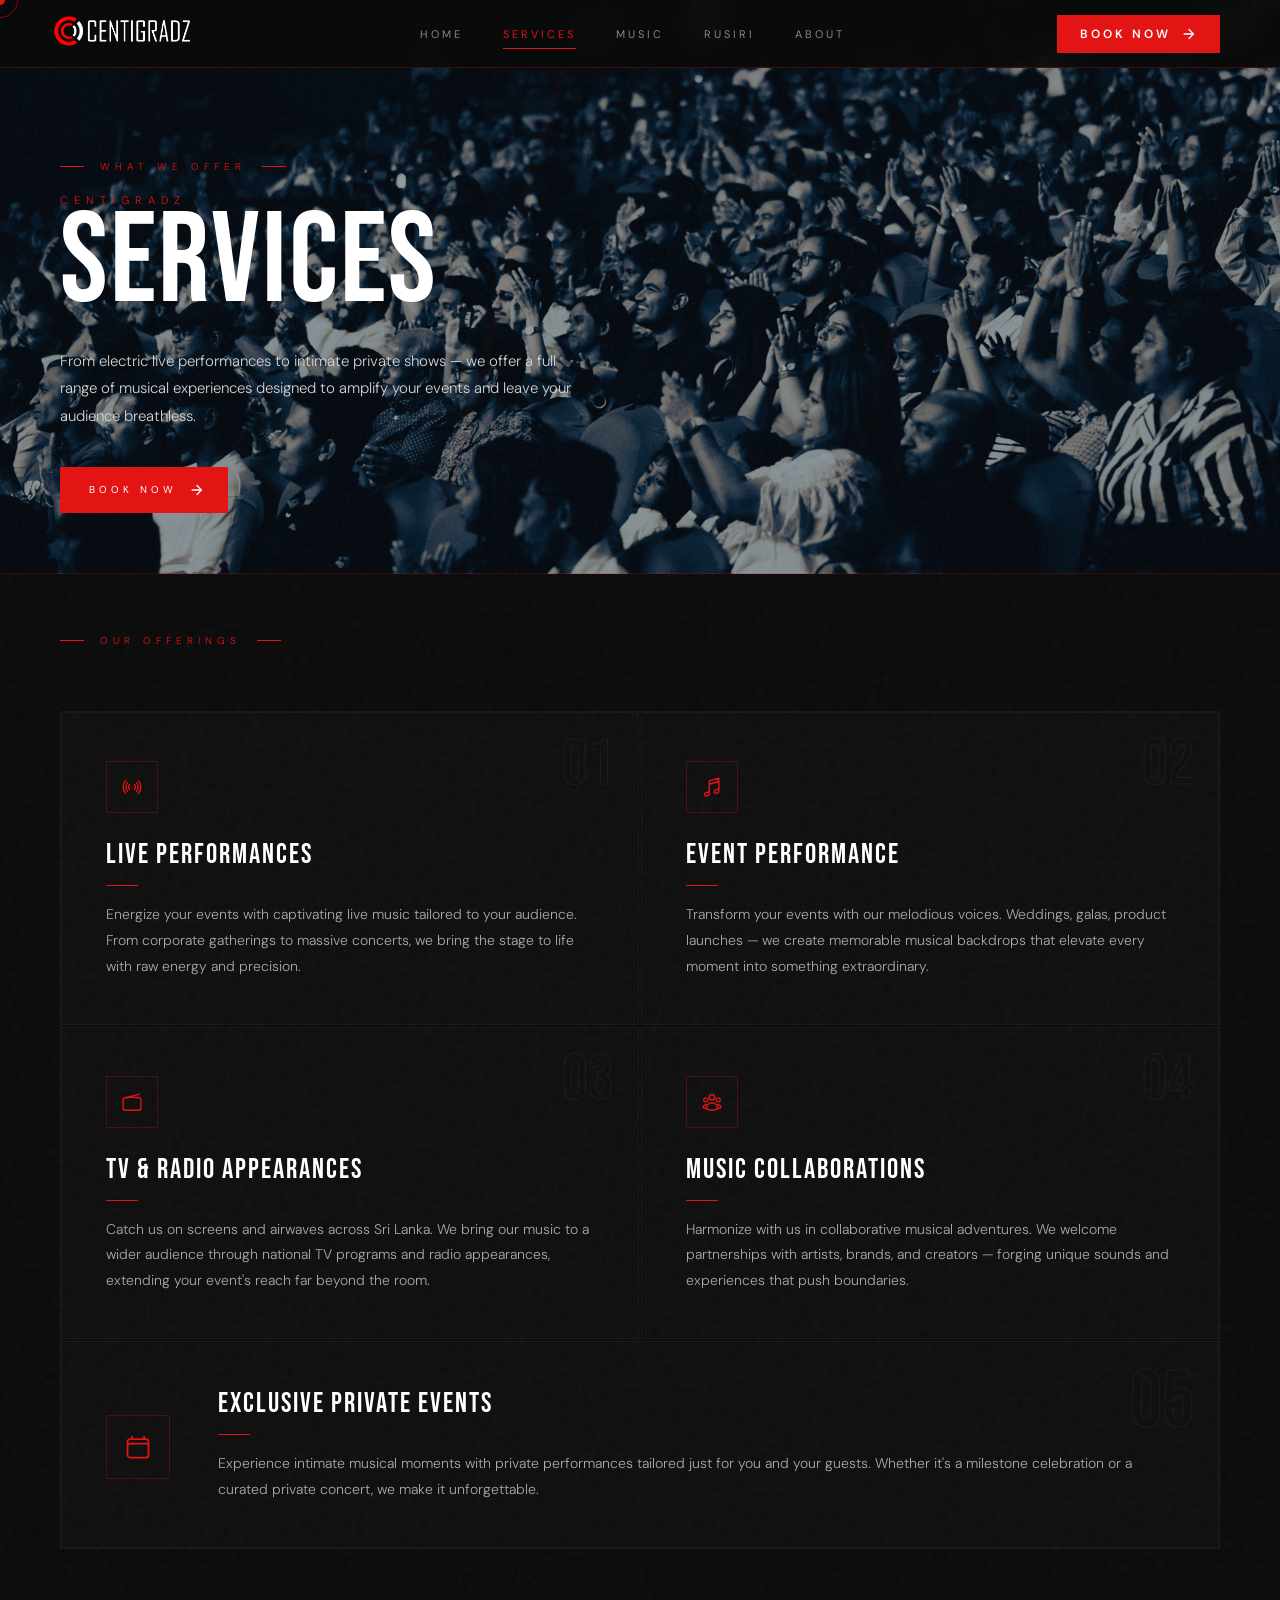
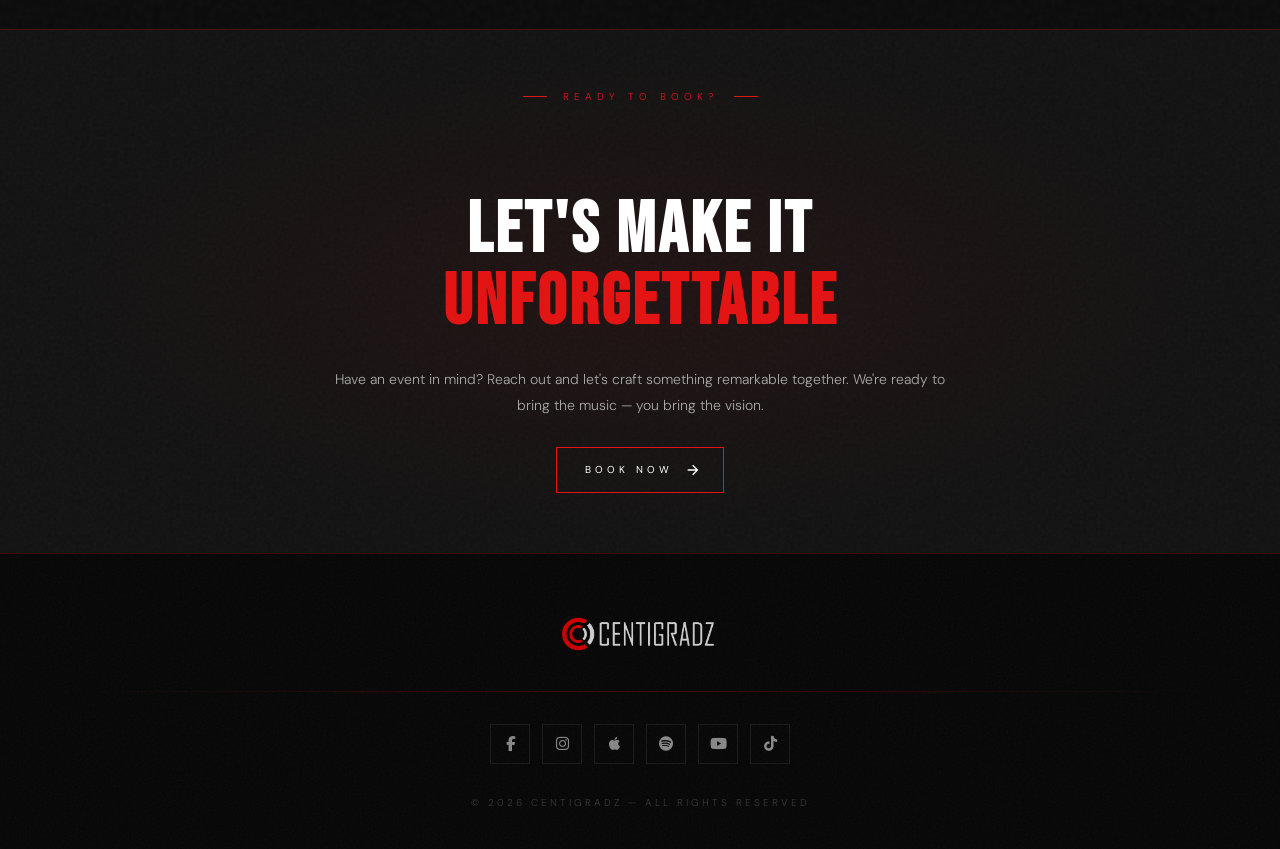
<file: services.html>
<!DOCTYPE html>
<html lang="en">

<head>
  <meta charset="UTF-8" />
  <meta name="viewport" content="width=device-width, initial-scale=1.0" />
  <meta name="keywords" content="centigradz, Centigradz, CENTIGRADZ, music, Sri Lanka, Colombo">
  <meta name="description" content="Centigradz Services — Live performances, event performance, TV appearances and more.">
  <link rel="icon" type="image/x-icon" href="/img/favicon.ico">
  <title>Services — Centigradz</title>
  <link
    href="https://fonts.googleapis.com/css2?family=Bebas+Neue&family=DM+Sans:ital,wght@0,300;0,400;0,500;1,300&display=swap"
    rel="stylesheet">
  <link rel="stylesheet" href="https://cdnjs.cloudflare.com/ajax/libs/font-awesome/6.4.0/css/all.min.css">
  <link rel="stylesheet" type="text/css" href="styles.css">

  <style>

  </style>
</head>

<body class="page-services">

  <!-- Custom Cursor -->
  <div class="cursor" id="cursor"></div>
  <div class="cursor-ring" id="cursorRing"></div>

  <!-- ═══ NAV ═══ -->
  <nav>
    <a href="index.html" class="nav-logo"><img src="img/Centi Logo.png" alt="Centigradz" /></a>

    <div class="nav-links">
      <a href="index.html">Home</a>
      <a href="services.html" class="active">Services</a>
      <a href="music.html">Music</a>
      <a href="rusiri.html">Rusiri</a>
      <a href="about.html">About</a>
    </div>

    <div class="nav-btn-wrap">
      <a href="https://form.jotform.com/232563666599473" class="nav-btn">
        <span>Book Now</span>
        <svg height="16" width="16" viewBox="0 0 24 24" fill="none">
          <path d="M16.172 11l-5.364-5.364 1.414-1.414L20 12l-7.778 7.778-1.414-1.414L16.172 13H4v-2z"
            fill="currentColor" />
        </svg>
      </a>
    </div>

    <button class="nav-hamburger" id="nav-toggle" aria-label="Menu">
      <svg width="22" height="22" fill="none" stroke="currentColor" stroke-width="1.5" viewBox="0 0 24 24">
        <path stroke-linecap="round" d="M4 6h16M4 12h16M4 18h16" />
      </svg>
    </button>

    <div class="mobile-nav" id="mobile-nav">
      <a href="index.html">Home</a>
      <a href="services.html" class="active">Services</a>
      <a href="music.html">Music</a>
      <a href="rusiri.html">Rusiri</a>
      <a href="about.html">About</a>
    </div>
  </nav>

  <!-- ═══ PAGE HERO ═══ -->
  <div class="page-hero">
    <div class="page-hero-noise"></div>
    <div class="page-hero-watermark">SVC</div>
    <div class="page-hero-inner">
      <div class="section-label fade-up d1" style="margin-bottom: 20px;">
        <span class="label-line"></span>
        <span class="label-text">What We Offer</span>
        <span class="label-line"></span>
      </div>
      <div class="page-title-group fade-up d2">
        <span class="page-title-sub">Centigradz</span>
        <span class="page-title-main">Services</span>
      </div>
      <p class="page-hero-desc fade-up d3">
        From electric live performances to intimate private shows — we offer a full range of
        musical experiences designed to amplify your events and leave your audience breathless.
      </p>
      <div class="fade-up d4" style="margin-top: 36px;">
        <a href="https://form.jotform.com/232563666599473" class="hero-cta hero-cta--filled">
          <span>Book Now</span>
          <svg height="16" width="16" viewBox="0 0 24 24" fill="none">
            <path d="M16.172 11l-5.364-5.364 1.414-1.414L20 12l-7.778 7.778-1.414-1.414L16.172 13H4v-2z" fill="currentColor" />
          </svg>
        </a>
      </div>
    </div>
  </div>

  <!-- ═══ SERVICES ═══ -->
  <section class="services-section">
    <div class="services-bg-line sbl-1"></div>
    <div class="services-bg-line sbl-2"></div>
    <div class="services-bg-line sbl-3"></div>

    <div class="services-inner">

      <div class="section-label reveal">
        <span class="label-line"></span>
        <span class="label-text">Our Offerings</span>
        <span class="label-line"></span>
      </div>

      <div class="services-grid">

        <!-- 01 Live Performances -->
        <div class="service-card reveal" style="transition-delay: 0.05s">
          <div class="service-number">01</div>
          <div class="service-icon">
            <svg fill="none" viewBox="0 0 24 24" stroke-width="1.5">
              <path stroke-linecap="round" stroke-linejoin="round"
                d="M9.348 14.652a3.75 3.75 0 0 1 0-5.304m5.304 0a3.75 3.75 0 0 1 0 5.304m-7.425 2.121a6.75 6.75 0 0 1 0-9.546m9.546 0a6.75 6.75 0 0 1 0 9.546M5.106 18.894c-3.808-3.807-3.808-9.98 0-13.788m13.788 0c3.808 3.807 3.808 9.98 0 13.788M12 12h.008v.008H12V12Z" />
            </svg>
          </div>
          <div class="service-title">Live Performances</div>
          <div class="service-divider"></div>
          <p class="service-desc">Energize your events with captivating live music tailored to your audience. From
            corporate gatherings to massive concerts, we bring the stage to life with raw energy and precision.</p>
        </div>

        <!-- 02 Event Performance -->
        <div class="service-card reveal" style="transition-delay: 0.15s">
          <div class="service-number">02</div>
          <div class="service-icon">
            <svg fill="none" viewBox="0 0 24 24" stroke-width="1.5">
              <path stroke-linecap="round" stroke-linejoin="round"
                d="m9 9 10.5-3m0 6.553v3.75a2.25 2.25 0 0 1-1.632 2.163l-1.32.377a1.803 1.803 0 1 1-.99-3.467l2.31-.66a2.25 2.25 0 0 0 1.632-2.163Zm0 0V2.25L9 5.25v10.303m0 0v3.75a2.25 2.25 0 0 1-1.632 2.163l-1.32.377a1.803 1.803 0 0 1-.99-3.467l2.31-.66A2.25 2.25 0 0 0 9 15.553Z" />
            </svg>
          </div>
          <div class="service-title">Event Performance</div>
          <div class="service-divider"></div>
          <p class="service-desc">Transform your events with our melodious voices. Weddings, galas, product launches —
            we create memorable musical backdrops that elevate every moment into something extraordinary.</p>
        </div>

        <!-- 03 TV & Radio -->
        <div class="service-card reveal" style="transition-delay: 0.25s">
          <div class="service-number">03</div>
          <div class="service-icon">
            <svg fill="none" viewBox="0 0 24 24" stroke-width="1.5">
              <path stroke-linecap="round" stroke-linejoin="round"
                d="m3.75 7.5 16.5-4.125M12 6.75c-2.708 0-5.363.224-7.948.655C2.999 7.58 2.25 8.507 2.25 9.574v9.176A2.25 2.25 0 0 0 4.5 21h15a2.25 2.25 0 0 0 2.25-2.25V9.574c0-1.067-.75-1.994-1.802-2.169A48.329 48.329 0 0 0 12 6.75Z" />
            </svg>
          </div>
          <div class="service-title">TV & Radio Appearances</div>
          <div class="service-divider"></div>
          <p class="service-desc">Catch us on screens and airwaves across Sri Lanka. We bring our music to a wider
            audience through national TV programs and radio appearances, extending your event's reach far beyond the
            room.</p>
        </div>

        <!-- 04 Collaborations -->
        <div class="service-card reveal" style="transition-delay: 0.35s">
          <div class="service-number">04</div>
          <div class="service-icon">
            <svg fill="none" viewBox="0 0 24 24" stroke-width="1.5">
              <path stroke-linecap="round" stroke-linejoin="round"
                d="M18 18.72a9.094 9.094 0 0 0 3.741-.479 3 3 0 0 0-4.682-2.72m.94 3.198.001.031c0 .225-.012.447-.037.666A11.944 11.944 0 0 1 12 21c-2.17 0-4.207-.576-5.963-1.584A6.062 6.062 0 0 1 6 18.719m12 0a5.971 5.971 0 0 0-.941-3.197m0 0A5.995 5.995 0 0 0 12 12.75a5.995 5.995 0 0 0-5.058 2.772m0 0a3 3 0 0 0-4.681 2.72 8.986 8.986 0 0 0 3.74.477m.94-3.197a5.971 5.971 0 0 0-.94 3.197M15 6.75a3 3 0 1 1-6 0 3 3 0 0 1 6 0Zm6 3a2.25 2.25 0 1 1-4.5 0 2.25 2.25 0 0 1 4.5 0Zm-13.5 0a2.25 2.25 0 1 1-4.5 0 2.25 2.25 0 0 1 4.5 0Z" />
            </svg>
          </div>
          <div class="service-title">Music Collaborations</div>
          <div class="service-divider"></div>
          <p class="service-desc">Harmonize with us in collaborative musical adventures. We welcome partnerships with
            artists, brands, and creators — forging unique sounds and experiences that push boundaries.</p>
        </div>

        <!-- 05 Exclusive Events — wide card -->
        <div class="service-card service-card-wide reveal" style="transition-delay: 0.45s">
          <div class="service-number">05</div>
          <div class="service-icon">
            <svg fill="none" viewBox="0 0 24 24" stroke-width="1.5">
              <path stroke-linecap="round" stroke-linejoin="round"
                d="M6.75 3v2.25M17.25 3v2.25M3 18.75V7.5a2.25 2.25 0 0 1 2.25-2.25h13.5A2.25 2.25 0 0 1 21 7.5v11.25m-18 0A2.25 2.25 0 0 0 5.25 21h13.5A2.25 2.25 0 0 0 21 18.75m-18 0v-7.5A2.25 2.25 0 0 1 5.25 9h13.5A2.25 2.25 0 0 1 21 11.25v7.5" />
            </svg>
          </div>
          <div class="service-body">
            <div class="service-title">Exclusive Private Events</div>
            <div class="service-divider"></div>
            <p class="service-desc">Experience intimate musical moments with private performances tailored just for you
              and your guests. Whether it's a milestone celebration or a curated private concert, we make it
              unforgettable.</p>
          </div>
        </div>

      </div>
    </div>
  </section>

  <!-- ═══ CTA ═══ -->
  <section class="services-cta">
    <div class="cta-inner reveal">
      <div class="section-label" style="justify-content: center;">
        <span class="label-line"></span>
        <span class="label-text">Ready to Book?</span>
        <span class="label-line"></span>
      </div>
      <h2 class="cta-title">Let's Make It <em>Unforgettable</em></h2>
      <p class="cta-desc">
        Have an event in mind? Reach out and let's craft something remarkable together.
        We're ready to bring the music — you bring the vision.
      </p>
      <a href="https://form.jotform.com/232563666599473" class="hero-cta">
        <span>Book Now</span>
        <svg height="16" width="16" viewBox="0 0 24 24" fill="none">
          <path d="M16.172 11l-5.364-5.364 1.414-1.414L20 12l-7.778 7.778-1.414-1.414L16.172 13H4v-2z"
            fill="currentColor" />
        </svg>
      </a>
    </div>
  </section>

  <!-- ═══ FOOTER ═══ -->
  <footer>
    <div class="footer-inner">
      <a href="index.html" class="footer-logo"><img src="img/Centi Logo.png" alt="Centigradz" /></a>
      <div class="footer-divider"></div>
      <div class="footer-socials">
        <a href="https://www.facebook.com/centigradzlive" target="_blank" rel="noopener noreferrer"
          class="footer-social-link" aria-label="Facebook"><i class="fab fa-facebook-f"></i></a>
        <a href="https://www.instagram.com/centigradz1" target="_blank" rel="noopener noreferrer"
          class="footer-social-link" aria-label="Instagram"><i class="fab fa-instagram"></i></a>
        <a href="https://music.apple.com/us/artist/centigradz/261299810" target="_blank" rel="noopener noreferrer"
          class="footer-social-link" aria-label="Apple Music"><i class="fab fa-apple"></i></a>
        <a href="https://open.spotify.com/artist/28zBYEZiaeaXnTOhAHy1QQ" target="_blank" rel="noopener noreferrer"
          class="footer-social-link" aria-label="Spotify"><i class="fab fa-spotify"></i></a>
        <a href="https://www.youtube.com/@CENTIGRADZlive" target="_blank" rel="noopener noreferrer"
          class="footer-social-link" aria-label="YouTube"><i class="fab fa-youtube"></i></a>
        <a href="https://www.tiktok.com/@centigradz1" target="_blank" rel="noopener noreferrer"
          class="footer-social-link" aria-label="TikTok"><i class="fab fa-tiktok"></i></a>
      </div>
      <p class="footer-copy">&copy; 2026 Centigradz — All rights reserved</p>
    </div>
  </footer>

  <script>
    // Custom cursor
    const cursor = document.getElementById('cursor');
    const cursorRing = document.getElementById('cursorRing');
    document.addEventListener('mousemove', (e) => {
      cursor.style.left = e.clientX + 'px';
      cursor.style.top = e.clientY + 'px';
      setTimeout(() => {
        cursorRing.style.left = e.clientX + 'px';
        cursorRing.style.top = e.clientY + 'px';
      }, 60);
    });

    // Mobile nav
    document.getElementById('nav-toggle').addEventListener('click', function () {
      const nav = document.getElementById('mobile-nav');
      nav.style.display = nav.style.display === 'block' ? 'none' : 'block';
    });

    // Scroll reveal
    const reveals = document.querySelectorAll('.reveal, .reveal-left');
    const observer = new IntersectionObserver((entries) => {
      entries.forEach(entry => {
        if (entry.isIntersecting) {
          entry.target.classList.add('visible');
          observer.unobserve(entry.target);
        }
      });
    }, { threshold: 0.1, rootMargin: '0px 0px -40px 0px' });
    reveals.forEach(el => observer.observe(el));
  </script>

</body>

</html>
</file>
<file: styles.css>
/* ═══════════════════════════════════════
       ROOT & RESET
    ═══════════════════════════════════════ */
  :root {
    --red: #e31414;
    --dark: #0a0a0a;
    --mid: #111111;
    --border: rgba(227, 20, 20, 0.25);
    --text-dim: #888;
    --text-body: #aaa;
  }

  *,
  *::before,
  *::after {
    box-sizing: border-box;
    margin: 0;
    padding: 0;
  }

  html {
    scroll-behavior: smooth;
  }

  body {
    background: var(--dark);
    font-family: 'DM Sans', sans-serif;
    color: #fff;
    overflow-x: hidden;
    cursor: none;
  }

  /* Custom cursor */
  .cursor {
    position: fixed;
    width: 10px;
    height: 10px;
    background: var(--red);
    border-radius: 50%;
    pointer-events: none;
    z-index: 9999;
    transform: translate(-50%, -50%);
    transition: transform 0.1s ease, width 0.2s ease, height 0.2s ease;
  }

  .cursor-ring {
    position: fixed;
    width: 36px;
    height: 36px;
    border: 1px solid rgba(227, 20, 20, 0.5);
    border-radius: 50%;
    pointer-events: none;
    z-index: 9998;
    transform: translate(-50%, -50%);
    transition: transform 0.15s ease, width 0.3s ease, height 0.3s ease, border-color 0.3s ease;
  }

  body:has(a:hover) .cursor-ring,
  body:has(button:hover) .cursor-ring {
    width: 52px;
    height: 52px;
    border-color: var(--red);
  }

  /* ═══════════════════════════════════════
       GRAIN MIXIN (reusable pseudo-element)
    ═══════════════════════════════════════ */
  .grain::before {
    content: '';
    position: absolute;
    inset: 0;
    background-image: url("data:image/svg+xml,%3Csvg viewBox='0 0 200 200' xmlns='http://www.w3.org/2000/svg'%3E%3Cfilter id='n'%3E%3CfeTurbulence type='fractalNoise' baseFrequency='0.75' numOctaves='4' stitchTiles='stitch'/%3E%3C/filter%3E%3Crect width='100%25' height='100%25' filter='url(%23n)' opacity='0.035'/%3E%3C/svg%3E");
    pointer-events: none;
    z-index: 1;
  }

  /* ═══════════════════════════════════════
   SPLASH SCREEN
═══════════════════════════════════════ */
  .splash-screen {
    position: fixed;
    inset: 0;
    background: var(--dark);
    display: flex;
    align-items: center;
    justify-content: center;
    z-index: 10000;
    background-image: url('img/splash-screen.png');
    background-size: cover;
    background-position: center;
    animation: splashOut 0.8s cubic-bezier(0.4, 0, 0.2, 1) 2.4s forwards;

    &::after {
      content: '';
      position: absolute;
      inset: 0;
      background: radial-gradient(ellipse at center,
          transparent 30%,
          rgba(0, 0, 0, 0.3) 100%);
      z-index: 1;
    }
  }

  .splash-screen img {
    position: relative;
    z-index: 3;
    width: 380px;
    animation: splashLogo 2.0s cubic-bezier(0.4, 0, 0.2, 1) forwards;
  }

  @keyframes splashLogo {
    0% {
      opacity: 0;
      transform: scale(0.85) translateY(12px);
      filter: blur(6px);
    }

    30% {
      opacity: 1;
      transform: scale(1) translateY(0);
      filter: blur(0px);
    }

    75% {
      opacity: 1;
      transform: scale(1) translateY(0);
      filter: blur(0px);
    }

    100% {
      opacity: 0;
      transform: scale(1.06) translateY(-6px);
      filter: blur(3px);
    }
  }

  @keyframes splashOut {
    0% {
      opacity: 1;
      transform: scale(1);
    }

    100% {
      opacity: 0;
      transform: scale(1.04);
      pointer-events: none;
      visibility: hidden;
    }
  }

  /* ═══════════════════════════════════════
       NAV
    ═══════════════════════════════════════ */
  nav {
    position: fixed;
    top: 0;
    left: 0;
    right: 0;
    z-index: 1000;
    background: rgba(10, 10, 10, 0.92);
    backdrop-filter: blur(12px);
    border-bottom: 1px solid var(--border);
    padding: 0 40px;
    height: 68px;
    display: flex;
    align-items: center;
    justify-content: space-between;
  }

  .nav-logo img {
    height: 36px;
  }

  .nav-links {
    display: flex;
    align-items: center;
    gap: 0;
  }

  .nav-links a {
    position: relative;
    color: var(--text-dim);
    text-decoration: none;
    font-size: 11px;
    font-weight: 400;
    letter-spacing: 3px;
    text-transform: uppercase;
    padding: 8px 20px;
    transition: color 0.3s ease;
  }

  .nav-links a::after {
    content: '';
    position: absolute;
    bottom: 0;
    left: 20px;
    right: 20px;
    height: 1px;
    background: var(--red);
    transform: scaleX(0);
    transition: transform 0.3s ease;
  }

  .nav-links a:hover,
  .nav-links a.active {
    color: #fff;
  }

  .nav-links a:hover::after,
  .nav-links a.active::after {
    transform: scaleX(1);
  }

  .nav-links a.active {
    color: var(--red);
  }

  /* Nav reservation button */
  .nav-btn {
    display: inline-flex;
    align-items: center;
    gap: 10px;
    background: var(--red);
    border: 1px solid var(--red);
    color: #fff;
    margin-right: 20px;
    font-family: 'DM Sans', sans-serif;
    font-size: 12px;
    font-weight: 600;
    letter-spacing: 3px;
    text-transform: uppercase;
    padding: 10px 22px;
    cursor: none;
    text-decoration: none;
    position: relative;
    overflow: hidden;
    transition: color 0.3s ease;
  }

  .nav-btn::before {
    content: '';
    position: absolute;
    inset: 0;
    background: white;
    transform: scaleX(0);
    transform-origin: left;
    transition: transform 0.3s cubic-bezier(0.4, 0, 0.2, 1);
    z-index: 0;
  }

  .nav-btn:hover::before {
    transform: scaleX(1);
  }

  .nav-btn span {
    position: relative;
    z-index: 1;
  }

  .nav-btn svg {
    position: relative;
    z-index: 1;
    transition: transform 0.3s ease;
  }

  .nav-btn:hover svg {
    transform: translateX(4px);
  }

  .nav-btn:hover {
    color: var(--red);
    font-weight: bolder;
  }

  /* Hamburger */
  .nav-hamburger {
    display: none;
    background: none;
    border: none;
    color: #fff;
    cursor: none;
    padding: 4px;
  }

  .mobile-nav {
    display: none;
    position: absolute;
    top: 68px;
    left: 0;
    right: 0;
    background: rgba(10, 10, 10, 0.98);
    border-bottom: 1px solid var(--border);
    padding: 20px 40px;
  }

  .mobile-nav a {
    display: block;
    color: var(--text-dim);
    text-decoration: none;
    font-size: 12px;
    letter-spacing: 3px;
    text-transform: uppercase;
    padding: 14px 0;
    border-bottom: 1px solid rgba(255, 255, 255, 0.05);
    transition: color 0.3s ease;
  }

  .mobile-nav a:hover {
    color: var(--red);
  }

  .mobile-nav a.active {
    color: var(--red);
  }

  @media (max-width: 768px) {

    .nav-links,
    .nav-btn-wrap {
      display: none;
    }

    .nav-hamburger {
      display: block;
    }
  }

  /* ═══════════════════════════════════════
       HERO SECTION
    ═══════════════════════════════════════ */
  #home {
    position: relative;
    min-height: 100vh;
    border-bottom: 1px solid var(--border);
    overflow: hidden;
    display: flex;
    align-items: center;
  }

  /* Diagonal line accents */
  #home::after {
    content: '';
    position: absolute;
    inset: 0;
    background:
      linear-gradient(105deg, transparent 38%, rgba(227, 20, 20, 0.035) 38.5%, transparent 39%),
      linear-gradient(105deg, transparent 66%, rgba(227, 20, 20, 0.025) 66.5%, transparent 67%);
    pointer-events: none;
    z-index: 1;
  }

  .hero-noise {
    position: absolute;
    inset: 0;
    background-image: url("data:image/svg+xml,%3Csvg viewBox='0 0 200 200' xmlns='http://www.w3.org/2000/svg'%3E%3Cfilter id='n'%3E%3CfeTurbulence type='fractalNoise' baseFrequency='0.75' numOctaves='4' stitchTiles='stitch'/%3E%3C/filter%3E%3Crect width='100%25' height='100%25' filter='url(%23n)' opacity='0.035'/%3E%3C/svg%3E");
    pointer-events: none;
    z-index: 1;
  }

  /* Year watermark */
  .hero-year {
    position: absolute;
    left: -1%;
    top: 50%;
    transform: translateY(-50%);
    font-family: 'Bebas Neue', sans-serif;
    font-size: clamp(100px, 15vw, 200px);
    color: transparent;
    -webkit-text-stroke: 1px rgba(227, 20, 20, 0.06);
    pointer-events: none;
    z-index: 1;
    line-height: 1;
    user-select: none;
  }

  .hero-inner {
    position: relative;
    z-index: 2;
    width: 100%;
    max-width: 1400px;
    margin: 0 auto;
    padding: 60px 60px 80px;
    display: flex;
    flex-direction: row;
    align-items: center;
    gap: 80px;
  }

  /* ── Updated Single Image Mosaic ── */

  .mosaic-wrap {
    position: relative;
    /* Adjust width as needed for your layout */
    width: 100%;
    max-width: 600px;
    margin: 0 auto;
  }

  /* This creates the decorative border box behind the image */
  .mosaic-wrap::before {
    content: '';
    position: absolute;
    bottom: -10px;
    left: -10px;
    right: 10px;
    top: 10px;
    border: 1px solid rgba(227, 20, 20, 0.22);
    z-index: 0;
    transition: transform 0.4s ease;
  }

  /* Border shifts slightly when you hover over the wrapper */
  .mosaic-wrap:hover::before {
    transform: translate(-4px, 4px);
  }

  .mosaic {
    position: relative;
    z-index: 1;
    overflow: hidden;
    /* Clips the image zoom on hover */
  }

  .mosaic-item {
    width: 100%;
    display: block;
    line-height: 0;
    /* Removes tiny gap at bottom of image */
  }

  .mosaic-item img {
    width: 100%;
    height: auto;
    display: block;
    filter: grayscale(30%) contrast(1.1);
    transition: filter 0.5s ease, transform 0.55s ease;
  }

  /* Hover Effects */
  .mosaic-item:hover img {
    filter: grayscale(0%) contrast(1.05);
    transform: scale(1.05);
  }

  /* Optional: The red gradient overlay you had before */
  .mosaic-item::after {
    content: '';
    position: absolute;
    inset: 0;
    background: linear-gradient(135deg, rgba(227, 20, 20, 0.15), transparent 60%);
    opacity: 0;
    transition: opacity 0.4s ease;
    pointer-events: none;
    /* Allows hover to pass through to the image */
  }

  .mosaic-item:hover::after {
    opacity: 1;
  }

  /* Hero carousel */
  .hero-carousel {
    position: relative;
    width: 100%;
    aspect-ratio: 4 / 3;
    overflow: hidden;
  }

  .hero-carousel .carousel-slide {
    position: absolute;
    inset: 0;
    width: 100%;
    height: 100%;
    object-fit: cover;
    opacity: 0;
    transition: opacity 0.8s ease;
    filter: grayscale(30%) contrast(1.1);
  }

  .hero-carousel .carousel-slide.active {
    opacity: 1;
  }

  .mosaic-item:hover .carousel-slide.active {
    filter: grayscale(0%) contrast(1.05);
  }

  /* ── Hero content ── */
  .hero-content {
    flex: 1;
    display: flex;
    flex-direction: column;
    align-items: flex-start;
    gap: 24px;
  }

  .hero-eyebrow {
    display: flex;
    align-items: center;
    gap: 14px;
  }

  .eyebrow-line {
    display: block;
    width: 24px;
    height: 1px;
    background: var(--red);
  }

  .eyebrow-text {
    font-size: 10px;
    font-weight: 300;
    letter-spacing: 5px;
    text-transform: uppercase;
    color: var(--red);
  }

  .hero-logo img {
    width: 320px;
    max-width: 100%;
  }

  .hero-desc {
    font-size: 14px;
    font-weight: 300;
    line-height: 1.9;
    color: var(--text-body);
    max-width: 380px;
  }

  .hero-desc strong {
    color: #fff;
    font-weight: 400;
  }

  .hero-divider {
    width: 40px;
    height: 2px;
    background: var(--red);
  }

  /* Follow section */
  .follow-label {
    font-size: 10px;
    letter-spacing: 4px;
    text-transform: uppercase;
    color: var(--text-dim);
    font-weight: 300;
  }

  .social-row {
    display: flex;
    align-items: center;
    gap: 10px;
  }

  .social-link {
    display: flex;
    align-items: center;
    justify-content: center;
    width: 36px;
    height: 36px;
    border: 1px solid rgba(255, 255, 255, 0.1);
    color: var(--text-dim);
    text-decoration: none;
    font-size: 14px;
    transition: border-color 0.3s, color 0.3s, background 0.3s;
  }

  .social-link:hover {
    border-color: var(--red);
    color: #fff;
    background: rgba(227, 20, 20, 0.12);
  }

  /* Streaming row */
  .stream-row {
    display: flex;
    flex-wrap: wrap;
    gap: 8px;
  }

  .stream-pill {
    display: flex;
    align-items: center;
    padding: 8px 16px;
    border: 1px solid rgba(255, 255, 255, 0.08);
    background: rgba(255, 255, 255, 0.92);
    text-decoration: none;
    transition: border-color 0.3s, background 0.3s;
  }

  .stream-pill:hover {
    border-color: rgba(227, 20, 20, 0.4);
    background: rgba(227, 20, 20, 0.07);
  }

  .stream-pill img {
    height: 18px;
    width: auto;
  }

  /* Hero CTA */
  .hero-cta {
    display: inline-flex;
    align-items: center;
    gap: 12px;
    background: transparent;
    border: 1px solid var(--red);
    color: #fff;
    font-family: 'DM Sans', sans-serif;
    font-size: 10px;
    font-weight: 400;
    letter-spacing: 4px;
    text-transform: uppercase;
    padding: 14px 22px 14px 28px;
    cursor: none;
    text-decoration: none;
    position: relative;
    overflow: hidden;
  }

  .hero-cta::before {
    content: '';
    position: absolute;
    inset: 0;
    background: var(--red);
    transform: scaleX(0);
    transform-origin: left;
    transition: transform 0.35s cubic-bezier(0.4, 0, 0.2, 1);
    z-index: 0;
  }

  .hero-cta:hover {
    font-weight: bolder;
  }

  .hero-cta:hover::before {
    transform: scaleX(1);
  }

  .hero-cta span,
  .hero-cta svg {
    position: relative;
    z-index: 1;
  }

  .hero-cta svg {
    transition: transform 0.3s ease;
  }

  .hero-cta:hover svg {
    transform: translateX(4px);
  }

  .hero-cta--filled {
    background: var(--red);
  }

  .hero-cta--filled::before {
    background: #b50f0f;
  }

  /* Hero CTA row (Book Now + YouTube) */
  .hero-cta-row {
    display: inline-flex;
    align-items: center;
    gap: 14px;
    flex-wrap: wrap;
  }

  .hero-yt {
    display: inline-flex;
    align-items: center;
    gap: 10px;
    background: transparent;
    border: 1px solid var(--red);
    color: #fff;
    font-family: 'DM Sans', sans-serif;
    font-size: 10px;
    font-weight: 600;
    letter-spacing: 3px;
    text-transform: uppercase;
    padding: 14px 22px;
    cursor: none;
    text-decoration: none;
    position: relative;
    overflow: hidden;
    transition: color 0.3s ease, background 0.3s ease;
  }

  .hero-yt i {
    font-size: 16px;
    line-height: 1;
  }

  .hero-yt:hover {
    background: #fff;
    color: #ff0000;
  }

  /* Scroll indicator */
  .scroll-indicator {
    position: absolute;
    bottom: 32px;
    left: 50%;
    transform: translateX(-50%);
    display: flex;
    flex-direction: column;
    align-items: center;
    gap: 8px;
    z-index: 10;
  }

  .scroll-line {
    width: 1px;
    height: 44px;
    background: linear-gradient(to bottom, var(--red), transparent);
    animation: scrollPulse 2s ease-in-out infinite;
  }

  .scroll-text {
    font-size: 8px;
    letter-spacing: 4px;
    text-transform: uppercase;
    color: rgba(255, 255, 255, 0.25);
  }

  @keyframes scrollPulse {

    0%,
    100% {
      opacity: 0.3;
    }

    50% {
      opacity: 1;
    }
  }

  /* ── Entrance animations ── */
  .fade-up {
    opacity: 0;
    transform: translateY(28px);
    animation: fadeUp 0.8s cubic-bezier(0.4, 0, 0.2, 1) forwards;
  }

  @keyframes fadeUp {
    to {
      opacity: 1;
      transform: translateY(0);
    }
  }

  .slide-left {
    opacity: 0;
    transform: translateX(-36px);
    animation: slideLeft 0.9s cubic-bezier(0.4, 0, 0.2, 1) 0.1s forwards;
  }

  @keyframes slideLeft {
    to {
      opacity: 1;
      transform: translateX(0);
    }
  }

  .d1 {
    animation-delay: 0.15s;
  }

  .d2 {
    animation-delay: 0.3s;
  }

  .d3 {
    animation-delay: 0.45s;
  }

  .d4 {
    animation-delay: 0.6s;
  }

  .d5 {
    animation-delay: 0.75s;
  }

  .d6 {
    animation-delay: 0.9s;
  }

  .d7 {
    animation-delay: 1.05s;
  }

  /* ═══════════════════════════════════════
       PARALLAX VIDEO SECTION
    ═══════════════════════════════════════ */
  .parallax {
    position: relative;
    overflow: hidden;
    min-height: 80vh;
    display: flex;
    align-items: center;
    justify-content: center;
  }

  .parallax video {
    position: absolute;
    inset: 0;
    width: 100%;
    height: 100%;
    object-fit: cover;
    filter: brightness(0.7);
  }

  .parallax::before {
    content: '';
    position: absolute;
    inset: 0;
    z-index: 2;
  }

  .parallax-content {
    position: relative;
    z-index: 3;
    text-align: center;
    max-width: 700px;
    padding: 80px 40px;
  }

  .parallax-eyebrow {
    display: flex;
    align-items: center;
    justify-content: center;
    gap: 14px;
    margin-bottom: 28px;
  }

  .parallax-line {
    display: block;
    width: 24px;
    height: 1px;
    background: var(--red);
  }

  .parallax-label {
    font-size: 10px;
    letter-spacing: 5px;
    text-transform: uppercase;
    color: var(--red);
    font-weight: 300;
  }

  .parallax-text {
    font-family: 'Bebas Neue', sans-serif;
    font-size: clamp(28px, 4vw, 52px);
    color: #fff;
    line-height: 1.15;
    letter-spacing: 2px;
  }

  .parallax-text em {
    color: var(--red);
    font-style: normal;
  }

  /* ═══════════════════════════════════════
       ABOUT SECTION
    ═══════════════════════════════════════ */
  .about-section {
    position: relative;
    background: var(--dark);
    border-top: 1px solid var(--border);
    padding: 60px 0;
    overflow: hidden;
  }

  .about-section .bg-noise {
    position: absolute;
    inset: 0;
    background-image: url("data:image/svg+xml,%3Csvg viewBox='0 0 200 200' xmlns='http://www.w3.org/2000/svg'%3E%3Cfilter id='n'%3E%3CfeTurbulence type='fractalNoise' baseFrequency='0.75' numOctaves='4' stitchTiles='stitch'/%3E%3C/filter%3E%3Crect width='100%25' height='100%25' filter='url(%23n)' opacity='0.04'/%3E%3C/svg%3E");
    pointer-events: none;
    z-index: 0;
  }

  .about-section .bg-line {
    position: absolute;
    width: 1px;
    height: 140%;
    background: linear-gradient(to bottom, transparent, rgba(227, 20, 20, 0.07), transparent);
    transform: rotate(15deg);
    top: -20%;
  }

  .bg-line-1 {
    left: 20%;
  }

  .bg-line-2 {
    right: 25%;
  }

  .decade-stamp {
    position: absolute;
    right: -2%;
    top: 50%;
    transform: translateY(-50%);
    font-family: 'Bebas Neue', sans-serif;
    font-size: clamp(120px, 18vw, 240px);
    color: transparent;
    -webkit-text-stroke: 1px rgba(227, 20, 20, 0.06);
    line-height: 1;
    pointer-events: none;
    z-index: 0;
    letter-spacing: -4px;
    user-select: none;
  }

  .decade-stamp span {
    display: block;
    font-size: 0.28em;
    -webkit-text-stroke: 1px rgba(227, 20, 20, 0.1);
    letter-spacing: 8px;
    margin-top: -20px;
  }

  .about-inner {
    position: relative;
    z-index: 1;
    max-width: 1200px;
    margin: 0 auto;
    padding: 0 60px;
  }

  .section-label {
    display: flex;
    align-items: center;
    gap: 16px;
    margin-bottom: 64px;
  }

  .label-line {
    display: block;
    width: 24px;
    height: 1px;
    background: var(--red);
  }

  .label-text {
    font-size: 10px;
    font-weight: 300;
    letter-spacing: 5px;
    text-transform: uppercase;
    color: var(--red);
  }

  .about-grid {
    display: grid;
    grid-template-columns: 1fr 1fr;
    gap: 80px;
    align-items: center;
  }

  .about-image-wrap {
    position: relative;
  }

  .image-frame {
    position: relative;
    overflow: hidden;
  }

  .about-img {
    width: 100%;
    display: block;
    filter: grayscale(30%) contrast(1.1);
    transition: filter 0.6s ease, transform 0.6s ease;
  }

  .about-image-wrap:hover .about-img {
    filter: grayscale(0%) contrast(1.05);
    transform: scale(1.02);
  }

  .image-overlay {
    position: absolute;
    inset: 0;
    background: linear-gradient(135deg, rgba(227, 20, 20, 0.12) 0%, transparent 60%);
    pointer-events: none;
  }

  .image-border-accent {
    position: absolute;
    bottom: -8px;
    left: -8px;
    right: 8px;
    top: 8px;
    border: 1px solid var(--border);
    z-index: -1;
    transition: transform 0.4s ease;
  }

  .about-image-wrap:hover .image-border-accent {
    transform: translate(-4px, 4px);
  }

  .floating-tag {
    position: absolute;
    bottom: -20px;
    right: -20px;
    background: var(--red);
    color: #fff;
    font-size: 11px;
    font-weight: 300;
    letter-spacing: 2px;
    text-transform: uppercase;
    padding: 10px 18px;
  }

  .floating-tag strong {
    font-weight: 400;
    display: block;
    font-family: 'Bebas Neue', sans-serif;
    font-size: 22px;
    letter-spacing: 1px;
    line-height: 1;
  }

  .about-content {
    display: flex;
    flex-direction: column;
    gap: 28px;
  }

  .about-heading {
    display: flex;
    flex-direction: column;
    margin: 0;
  }

  .heading-sub {
    font-size: 12px;
    font-weight: 300;
    letter-spacing: 5px;
    text-transform: uppercase;
    color: var(--text-dim);
    padding-bottom: 16px;
  }

  .heading-main {
    font-family: 'Bebas Neue', sans-serif;
    font-size: clamp(52px, 7vw, 88px);
    color: #fff;
    line-height: 0.9;
    letter-spacing: 2px;
  }

  .divider-red {
    width: 48px;
    height: 2px;
    background: var(--red);
  }

  .about-body {
    font-size: 15px;
    font-weight: 300;
    line-height: 1.85;
    color: var(--text-body);
  }

  .about-body em {
    color: var(--red);
    font-style: normal;
    font-weight: 400;
  }

  .read-more-btn {
    display: inline-flex;
    align-items: center;
    gap: 10px;
    text-decoration: none;
    color: #fff;
    font-size: 11px;
    font-weight: 400;
    letter-spacing: 3px;
    text-transform: uppercase;
    position: relative;
    width: fit-content;
    padding-bottom: 6px;
  }

  .btn-underline {
    position: absolute;
    bottom: 0;
    left: 0;
    width: 100%;
    height: 1px;
    background: var(--red);
    transform: scaleX(1);
    transform-origin: left;
    transition: transform 0.35s cubic-bezier(0.4, 0, 0.2, 1);
  }

  .read-more-btn:hover .btn-underline {
    transform: scaleX(1);
  }

  .btn-arrow {
    color: var(--red);
    transition: transform 0.3s ease;
    font-size: 16px;
  }

  .read-more-btn:hover .btn-arrow {
    transform: translateX(5px);
  }

  /* ═══════════════════════════════════════
       BAND MEMBERS SECTION
    ═══════════════════════════════════════ */
  .members-section {
    position: relative;
    background: var(--mid);
    border-top: 1px solid var(--border);
    padding: 60px 0;
    overflow: hidden;
  }

  .members-section::before {
    content: '';
    position: absolute;
    inset: 0;
    background-image: url("data:image/svg+xml,%3Csvg viewBox='0 0 200 200' xmlns='http://www.w3.org/2000/svg'%3E%3Cfilter id='n'%3E%3CfeTurbulence type='fractalNoise' baseFrequency='0.75' numOctaves='4' stitchTiles='stitch'/%3E%3C/filter%3E%3Crect width='100%25' height='100%25' filter='url(%23n)' opacity='0.03'/%3E%3C/svg%3E");
    pointer-events: none;
    z-index: 0;
  }

  .members-watermark {
    position: absolute;
    left: -2%;
    bottom: -5%;
    font-family: 'Bebas Neue', sans-serif;
    font-size: clamp(80px, 14vw, 180px);
    color: transparent;
    -webkit-text-stroke: 1px rgba(227, 20, 20, 0.05);
    pointer-events: none;
    z-index: 0;
    user-select: none;
    letter-spacing: -4px;
  }

  .members-inner {
    position: relative;
    z-index: 1;
    max-width: 1200px;
    margin: 0 auto;
    padding: 0 60px;
  }

  .members-header {
    margin-bottom: 24px;
  }

  .members-desc {
    font-size: 14px;
    font-weight: 300;
    line-height: 1.85;
    color: var(--text-body);
    max-width: 600px;
    margin-top: 20px;
  }

  .members-grid {
    display: grid;
    grid-template-columns: repeat(4, 1fr);
    gap: 24px;
    margin-top: 60px;
  }

  .member-card {
    position: relative;
    overflow: hidden;
    background: rgba(255, 255, 255, 0.02);
    border: 1px solid rgba(255, 255, 255, 0.06);
    transition: border-color 0.4s ease, transform 0.4s ease;
  }

  .member-card:hover {
    border-color: var(--border);
    transform: translateY(-4px);
  }

  .member-img-wrap {
    position: relative;
    overflow: hidden;
    aspect-ratio: 3/4;
  }

  .member-img-wrap img {
    width: 100%;
    height: 100%;
    object-fit: cover;
    filter: grayscale(40%) contrast(1.05);
    transition: filter 0.5s ease, transform 0.5s ease;
  }

  .member-card:hover .member-img-wrap img {
    filter: grayscale(0%) contrast(1.05);
    transform: scale(1.05);
  }

  .member-overlay {
    position: absolute;
    inset: 0;
    background: linear-gradient(to top, rgba(10, 10, 10, 0.8) 0%, transparent 50%);
  }

  .member-number {
    position: absolute;
    top: 14px;
    left: 14px;
    font-family: 'Bebas Neue', sans-serif;
    font-size: 13px;
    letter-spacing: 2px;
    color: rgba(255, 255, 255, 0.25);
  }

  .member-info {
    padding: 20px;
    border-top: 1px solid rgba(255, 255, 255, 0.05);
  }

  .member-name {
    font-family: 'Bebas Neue', sans-serif;
    font-size: 22px;
    letter-spacing: 2px;
    color: #fff;
    line-height: 1;
  }

  .member-role {
    font-size: 10px;
    font-weight: 300;
    letter-spacing: 3px;
    text-transform: uppercase;
    color: var(--red);
    margin-top: 6px;
  }

  /* Red side accent on hover */
  .member-card::before {
    content: '';
    position: absolute;
    left: 0;
    top: 0;
    bottom: 0;
    width: 2px;
    background: var(--red);
    transform: scaleY(0);
    transform-origin: bottom;
    transition: transform 0.4s cubic-bezier(0.4, 0, 0.2, 1);
    z-index: 2;
  }

  .member-card:hover::before {
    transform: scaleY(1);
  }

  /* ═══════════════════════════════════════
       UPDATES SECTION
    ═══════════════════════════════════════ */
  .updates-section {
    position: relative;
    background: var(--dark);
    border-top: 1px solid var(--border);
    padding: 60px 0;
    overflow: hidden;
  }

  .updates-section::before {
    content: '';
    position: absolute;
    inset: 0;
    background-image: url("data:image/svg+xml,%3Csvg viewBox='0 0 200 200' xmlns='http://www.w3.org/2000/svg'%3E%3Cfilter id='n'%3E%3CfeTurbulence type='fractalNoise' baseFrequency='0.75' numOctaves='4' stitchTiles='stitch'/%3E%3C/filter%3E%3Crect width='100%25' height='100%25' filter='url(%23n)' opacity='0.03'/%3E%3C/svg%3E");
    pointer-events: none;
    z-index: 0;
  }

  .updates-inner {
    position: relative;
    z-index: 1;
    max-width: 1200px;
    margin: 0 auto;
    padding: 0 60px;
  }

  .updates-grid {
    display: grid;
    grid-template-columns: 1fr 1fr;
    gap: 40px;
    margin-top: 60px;
  }

  .update-card {
    border: 1px solid rgba(255, 255, 255, 0.06);
    background: rgba(255, 255, 255, 0.02);
    padding: 28px;
    transition: border-color 0.3s;
  }

  .update-card:hover {
    border-color: var(--border);
  }

  .update-card-label {
    display: flex;
    align-items: center;
    gap: 12px;
    margin-bottom: 20px;
  }

  .update-card-label .label-line {
    width: 32px;
    height: 1px;
    background: var(--red);
  }

  .update-card-label span {
    font-size: 10px;
    letter-spacing: 4px;
    text-transform: uppercase;
    color: var(--red);
    font-weight: 300;
  }

  .update-card iframe {
    width: 100%;
    height: 300px;
    display: block;
    border: none;
    filter: grayscale(10%);
  }

  .fb-placeholder {
    width: 100%;
    height: 400px;
    background: rgba(255, 255, 255, 0.02);
    border: 1px solid rgba(255, 255, 255, 0.04);
    display: flex;
    align-items: center;
    justify-content: center;
    flex-direction: column;
    gap: 12px;
  }

  .fb-placeholder i {
    font-size: 32px;
    color: rgba(255, 255, 255, 0.2);
  }

  .fb-placeholder p {
    font-size: 11px;
    letter-spacing: 2px;
    color: rgba(255, 255, 255, 0.2);
    text-transform: uppercase;
  }

  /* ═══════════════════════════════════════
       FOOTER
    ═══════════════════════════════════════ */
  footer {
    position: relative;
    background: #050505;
    border-top: 1px solid var(--border);
    padding: 60px 60px 40px;
    overflow: hidden;
  }

  footer::before {
    content: '';
    position: absolute;
    inset: 0;
    background-image: url("data:image/svg+xml,%3Csvg viewBox='0 0 200 200' xmlns='http://www.w3.org/2000/svg'%3E%3Cfilter id='n'%3E%3CfeTurbulence type='fractalNoise' baseFrequency='0.75' numOctaves='4' stitchTiles='stitch'/%3E%3C/filter%3E%3Crect width='100%25' height='100%25' filter='url(%23n)' opacity='0.04'/%3E%3C/svg%3E");
    pointer-events: none;
    z-index: 0;
  }

  .footer-inner {
    position: relative;
    z-index: 1;
    max-width: 1200px;
    margin: 0 auto;
    display: flex;
    flex-direction: column;
    align-items: center;
    gap: 32px;
  }

  .footer-logo img {
    height: 40px;
    filter: brightness(0.8);
    transition: filter 0.3s;
  }

  .footer-logo:hover img {
    filter: brightness(1);
  }

  .footer-divider {
    width: 100%;
    height: 1px;
    background: linear-gradient(to right, transparent, var(--border), transparent);
  }

  .footer-socials {
    display: flex;
    gap: 12px;
  }

  .footer-social-link {
    display: flex;
    align-items: center;
    justify-content: center;
    width: 40px;
    height: 40px;
    border: 1px solid rgba(255, 255, 255, 0.08);
    color: var(--text-dim);
    text-decoration: none;
    font-size: 15px;
    transition: border-color 0.3s, color 0.3s, background 0.3s;
  }

  .footer-social-link:hover {
    border-color: var(--red);
    color: #fff;
    background: rgba(227, 20, 20, 0.1);
  }

  .footer-copy {
    font-size: 10px;
    letter-spacing: 3px;
    text-transform: uppercase;
    color: rgba(255, 255, 255, 0.2);
    font-weight: 300;
  }

  .footer-copy a {
    color: var(--red);
    text-decoration: none;
  }

  /* ═══════════════════════════════════════
       SCROLL REVEAL
    ═══════════════════════════════════════ */
  .reveal {
    opacity: 0;
    transform: translateY(30px);
    transition: opacity 0.8s cubic-bezier(0.4, 0, 0.2, 1), transform 0.8s cubic-bezier(0.4, 0, 0.2, 1);
  }

  .reveal.visible {
    opacity: 1;
    transform: translateY(0);
  }

  .reveal-left {
    opacity: 0;
    transform: translateX(-30px);
    transition: opacity 0.8s cubic-bezier(0.4, 0, 0.2, 1), transform 0.8s cubic-bezier(0.4, 0, 0.2, 1);
  }

  .reveal-left.visible {
    opacity: 1;
    transform: translateX(0);
  }

  /* ═══════════════════════════════════════
       RESPONSIVE
    ═══════════════════════════════════════ */
  @media (max-width: 1024px) {
    .hero-inner {
      flex-direction: column;
      gap: 60px;
      padding: 60px 40px 80px;
    }

    .mosaic-wrap {
      flex: none;
      width: 100%;
    }

    .hero-content {
      align-items: center;
      text-align: center;
    }

    .hero-eyebrow,
    .social-row,
    .stream-row {
      justify-content: center;
    }

    .hero-desc {
      text-align: center;
    }

    .members-grid {
      grid-template-columns: repeat(2, 1fr);
    }
  }

  @media (max-width: 768px) {
    .scroll-indicator {
      display: none;
    }

    nav {
      padding: 0 24px;
    }

    .hero-inner {
      padding: 90px 24px 60px;
    }

    .mosaic {
      grid-template-rows: repeat(4, 90px);
    }

    .m7,
    .m8,
    .m3,
    .m4 {
      display: none;
    }

    .mosaic {
      grid-template-columns: repeat(3, 1fr);
    }

    .m6 {
      grid-column: 2/4;
    }

    .m9 {
      grid-column: 2/4;
    }

    .about-inner,
    .members-inner,
    .updates-inner {
      padding: 0 24px;
    }

    .about-grid {
      grid-template-columns: 1fr;
      gap: 60px;
    }

    .about-image-wrap {
      order: -1;
    }

    .decade-stamp {
      display: none;
    }

    .floating-tag {
      right: 0;
    }

    .members-grid {
      grid-template-columns: 1fr 1fr;
      gap: 16px;
    }

    .updates-grid {
      grid-template-columns: 1fr;
    }

    .update-card {
      padding: 20px;
      overflow: hidden;
    }

    .update-card iframe {
      width: 100%;
      aspect-ratio: 16 / 9;
      height: auto;
    }

    .update-card .fb-page,
    .update-card .fb-page span,
    .update-card .fb-page span iframe {
      width: 100% !important;
      max-width: 100% !important;
    }

    .hero-year {
      display: none;
    }

    footer {
      padding: 40px 24px;
    }
  }

  @media (max-width: 480px) {
    .members-grid {
      grid-template-columns: 1fr 1fr;
    }

    .hero-cta-row {
      flex-wrap: nowrap;
    }

    .hero-cta,
    .hero-yt {
      padding: 12px 14px;
      letter-spacing: 2px;
      font-size: 9px;
    }
  }

  /* ═══════════════════════════════════════
       PAGE HERO BANNER
    ═══════════════════════════════════════ */
  .page-hero {
    position: relative;
    padding: 160px 60px 60px;
    overflow: hidden;
    border-bottom: 1px solid var(--border);
  }

  .page-hero::after {
    content: '';
    position: absolute;
    inset: 0;
    background:
      linear-gradient(105deg, transparent 40%, rgba(227, 20, 20, 0.04) 40.5%, transparent 41%),
      linear-gradient(105deg, transparent 68%, rgba(227, 20, 20, 0.025) 68.5%, transparent 69%);
    pointer-events: none;
  }

  .page-hero-noise {
    position: absolute;
    inset: 0;
    background-image: url("data:image/svg+xml,%3Csvg viewBox='0 0 200 200' xmlns='http://www.w3.org/2000/svg'%3E%3Cfilter id='n'%3E%3CfeTurbulence type='fractalNoise' baseFrequency='0.75' numOctaves='4' stitchTiles='stitch'/%3E%3C/filter%3E%3Crect width='100%25' height='100%25' filter='url(%23n)' opacity='0.035'/%3E%3C/svg%3E");
    pointer-events: none;
  }

  .page-hero-watermark {
    position: absolute;
    right: -2%;
    top: 50%;
    transform: translateY(-50%);
    font-family: 'Bebas Neue', sans-serif;
    font-size: clamp(100px, 18vw, 260px);
    color: transparent;
    -webkit-text-stroke: 1px rgba(227, 20, 20, 0.055);
    pointer-events: none;
    user-select: none;
    line-height: 1;
    letter-spacing: -4px;
  }

  .page-hero-inner {
    position: relative;
    z-index: 2;
    max-width: 1200px;
    margin: 0 auto;
  }

  /* Hero stat badge ("1B+ Streams") */
  .hero-stat {
    display: inline-flex;
    align-items: baseline;
    gap: 14px;
    padding: 10px 18px 10px 14px;
    margin-bottom: 22px;
    border: 1px solid rgba(227, 20, 20, 0.55);
    background: rgba(227, 20, 20, 0.08);
    box-shadow: 0 0 24px rgba(227, 20, 20, 0.25);
    backdrop-filter: blur(4px);
  }

  .hero-stat-dot {
    align-self: center;
    width: 9px;
    height: 9px;
    border-radius: 50%;
    background: var(--red);
    box-shadow: 0 0 0 0 rgba(227, 20, 20, 0.7);
    animation: heroStatPulse 1.6s ease-out infinite;
  }

  .hero-stat-number {
    font-family: 'Bebas Neue', sans-serif;
    font-size: clamp(32px, 4.5vw, 48px);
    line-height: 1;
    color: var(--red);
    letter-spacing: 1px;
  }

  .hero-stat-label {
    font-family: 'DM Sans', sans-serif;
    font-size: 11px;
    font-weight: 500;
    letter-spacing: 5px;
    text-transform: uppercase;
    color: #fff;
  }

  @keyframes heroStatPulse {
    0% {
      box-shadow: 0 0 0 0 rgba(227, 20, 20, 0.7);
    }
    70% {
      box-shadow: 0 0 0 12px rgba(227, 20, 20, 0);
    }
    100% {
      box-shadow: 0 0 0 0 rgba(227, 20, 20, 0);
    }
  }

  .page-title-group {
    display: flex;
    flex-direction: column;
    gap: 0;
  }

  .page-title-sub {
    font-size: 11px;
    font-weight: 300;
    letter-spacing: 6px;
    text-transform: uppercase;
    color: var(--red);
  }

  .page-title-main {
    font-family: 'Bebas Neue', sans-serif;
    font-size: clamp(64px, 10vw, 130px);
    color: #fff;
    line-height: 0.88;
    letter-spacing: 2px;
  }

  .page-hero-desc {
    margin-top: 28px;
    font-size: 15px;
    font-weight: 300;
    line-height: 1.85;
    color: #d3d3d3;
    max-width: 520px;
  }

  /* ═══════════════════════════════════════
       SERVICES SECTION
    ═══════════════════════════════════════ */
  .services-section {
    position: relative;
    background: var(--dark);
    padding: 60px 0 80px;
    overflow: hidden;
  }

  .services-section::before {
    content: '';
    position: absolute;
    inset: 0;
    background-image: url("data:image/svg+xml,%3Csvg viewBox='0 0 200 200' xmlns='http://www.w3.org/2000/svg'%3E%3Cfilter id='n'%3E%3CfeTurbulence type='fractalNoise' baseFrequency='0.75' numOctaves='4' stitchTiles='stitch'/%3E%3C/filter%3E%3Crect width='100%25' height='100%25' filter='url(%23n)' opacity='0.03'/%3E%3C/svg%3E");
    pointer-events: none;
    z-index: 0;
  }

  /* Diagonal background lines */
  .services-bg-line {
    position: absolute;
    width: 1px;
    height: 150%;
    background: linear-gradient(to bottom, transparent, rgba(227, 20, 20, 0.06), transparent);
    transform: rotate(12deg);
    top: -25%;
    pointer-events: none;
    z-index: 0;
  }

  .sbl-1 {
    left: 15%;
  }

  .sbl-2 {
    left: 50%;
  }

  .sbl-3 {
    right: 15%;
  }

  .services-inner {
    position: relative;
    z-index: 1;
    max-width: 1300px;
    margin: 0 auto;
    padding: 0 60px;
  }

  /* ── Service Cards Grid ── */
  .services-grid {
    display: grid;
    grid-template-columns: repeat(2, 1fr);
    gap: 2px;
    margin-top: 64px;
    border: 1px solid rgba(255, 255, 255, 0.05);
  }

  .service-card {
    position: relative;
    padding: 48px 44px 44px;
    background: rgba(255, 255, 255, 0.015);
    border: 1px solid rgba(255, 255, 255, 0.04);
    overflow: hidden;
    transition: background 0.4s ease, border-color 0.4s ease;
    cursor: default;
  }

  .service-card:hover {
    background: rgba(227, 20, 20, 0.04);
    border-color: rgba(227, 20, 20, 0.2);
  }

  /* Hover corner accent */
  .service-card::before {
    content: '';
    position: absolute;
    top: 0;
    left: 0;
    width: 2px;
    height: 0;
    background: var(--red);
    transition: height 0.4s cubic-bezier(0.4, 0, 0.2, 1);
  }

  .service-card::after {
    content: '';
    position: absolute;
    top: 0;
    left: 0;
    width: 0;
    height: 2px;
    background: var(--red);
    transition: width 0.4s cubic-bezier(0.4, 0, 0.2, 1) 0.1s;
  }

  .service-card:hover::before {
    height: 60px;
  }

  .service-card:hover::after {
    width: 60px;
  }

  /* Card number */
  .service-number {
    position: absolute;
    top: 20px;
    right: 24px;
    font-family: 'Bebas Neue', sans-serif;
    font-size: 64px;
    line-height: 1;
    color: transparent;
    -webkit-text-stroke: 1px rgba(255, 255, 255, 0.05);
    transition: -webkit-text-stroke-color 0.4s ease;
    user-select: none;
  }

  .service-card:hover .service-number {
    -webkit-text-stroke-color: rgba(227, 20, 20, 0.1);
  }

  /* Icon */
  .service-icon {
    display: flex;
    align-items: center;
    justify-content: center;
    width: 52px;
    height: 52px;
    border: 1px solid rgba(227, 20, 20, 0.25);
    color: var(--red);
    margin-bottom: 28px;
    transition: background 0.3s, border-color 0.3s;
  }

  .service-card:hover .service-icon {
    background: rgba(227, 20, 20, 0.1);
    border-color: rgba(227, 20, 20, 0.5);
  }

  .service-icon svg {
    width: 22px;
    height: 22px;
    stroke: currentColor;
  }

  /* Title */
  .service-title {
    font-family: 'Bebas Neue', sans-serif;
    font-size: 28px;
    letter-spacing: 2px;
    color: #fff;
    line-height: 1;
    margin-bottom: 16px;
    transition: color 0.3s;
  }

  .service-card:hover .service-title {
    color: #fff;
  }

  .service-divider {
    width: 32px;
    height: 1px;
    background: var(--red);
    margin-bottom: 16px;
    transition: width 0.4s ease;
  }

  .service-card:hover .service-divider {
    width: 56px;
  }

  /* Description */
  .service-desc {
    font-size: 14px;
    font-weight: 300;
    line-height: 1.85;
    color: var(--text-body);
  }

  /* ── Wide card (spans 2 cols) ── */
  .service-card-wide {
    grid-column: 1 / -1;
    display: flex;
    flex-direction: row;
    align-items: center;
    gap: 48px;
  }

  .service-card-wide .service-icon {
    flex-shrink: 0;
    width: 64px;
    height: 64px;
    margin-bottom: 0;
  }

  .service-card-wide .service-icon svg {
    width: 28px;
    height: 28px;
  }

  .service-card-wide .service-body {
    flex: 1;
  }

  .service-card-wide .service-number {
    font-size: 80px;
  }

  /* ═══════════════════════════════════════
       CTA SECTION
    ═══════════════════════════════════════ */
  .services-cta {
    position: relative;
    background: var(--mid);
    border-top: 1px solid var(--border);
    padding: 60px 60px;
    overflow: hidden;
    text-align: center;
  }

  .services-cta::before {
    content: '';
    position: absolute;
    inset: 0;
    background: radial-gradient(ellipse at center, rgba(227, 20, 20, 0.07) 0%, transparent 65%);
    pointer-events: none;
  }

  .services-cta::after {
    content: '';
    position: absolute;
    inset: 0;
    background-image: url("data:image/svg+xml,%3Csvg viewBox='0 0 200 200' xmlns='http://www.w3.org/2000/svg'%3E%3Cfilter id='n'%3E%3CfeTurbulence type='fractalNoise' baseFrequency='0.75' numOctaves='4' stitchTiles='stitch'/%3E%3C/filter%3E%3Crect width='100%25' height='100%25' filter='url(%23n)' opacity='0.035'/%3E%3C/svg%3E");
    pointer-events: none;
  }

  .cta-inner {
    position: relative;
    z-index: 1;
    max-width: 640px;
    margin: 0 auto;
    display: flex;
    flex-direction: column;
    align-items: center;
    gap: 28px;
  }

  .cta-title {
    font-family: 'Bebas Neue', sans-serif;
    font-size: clamp(40px, 6vw, 72px);
    color: #fff;
    letter-spacing: 3px;
    line-height: 1;
  }

  .cta-title em {
    color: var(--red);
    font-style: normal;
  }

  .cta-desc {
    font-size: 14px;
    font-weight: 300;
    line-height: 1.85;
    color: var(--text-body);
  }

  /* ═══════════════════════════════════════
       RESPONSIVE
    ═══════════════════════════════════════ */
  @media (max-width: 900px) {
    .services-grid {
      grid-template-columns: 1fr;
    }

    .service-card-wide {
      flex-direction: column;
      align-items: flex-start;
      gap: 24px;
    }

    .service-card-wide .service-icon {
      margin-bottom: 0;
    }
  }

  @media (max-width: 768px) {
    .page-hero {
      padding: 140px 24px 80px;
    }

    .services-inner {
      padding: 0 24px;
    }

    .services-cta {
      padding: 80px 24px;
    }

    .service-card {
      padding: 36px 28px;
    }
  }

  /* ═══════════════════════════════════════
       LATEST RELEASE SECTION
    ═══════════════════════════════════════ */
  .release-section {
    position: relative;
    background: var(--dark);
    border-bottom: 1px solid var(--border);
    padding: 60px 0;
    overflow: hidden;
  }

  .release-section::before {
    content: '';
    position: absolute;
    inset: 0;
    background-image: url("data:image/svg+xml,%3Csvg viewBox='0 0 200 200' xmlns='http://www.w3.org/2000/svg'%3E%3Cfilter id='n'%3E%3CfeTurbulence type='fractalNoise' baseFrequency='0.75' numOctaves='4' stitchTiles='stitch'/%3E%3C/filter%3E%3Crect width='100%25' height='100%25' filter='url(%23n)' opacity='0.035'/%3E%3C/svg%3E");
    pointer-events: none;
    z-index: 0;
  }

  .release-section::after {
    content: '';
    position: absolute;
    inset: 0;
    background:
      linear-gradient(105deg, transparent 35%, rgba(227, 20, 20, 0.04) 35.5%, transparent 36%),
      linear-gradient(105deg, transparent 65%, rgba(227, 20, 20, 0.025) 65.5%, transparent 66%);
    pointer-events: none;
    z-index: 0;
  }

  .release-watermark {
    position: absolute;
    right: -2%;
    top: 50%;
    transform: translateY(-50%);
    font-family: 'Bebas Neue', sans-serif;
    font-size: clamp(100px, 18vw, 260px);
    color: transparent;
    -webkit-text-stroke: 1px rgba(227, 20, 20, 0.055);
    pointer-events: none;
    user-select: none;
    line-height: 1;
    letter-spacing: -4px;
    z-index: 0;
  }

  .release-inner {
    position: relative;
    z-index: 1;
    max-width: 1200px;
    margin: 0 auto;
    padding: 0 60px;
  }

  .release-grid {
    display: grid;
    grid-template-columns: 1fr 1fr;
    gap: 64px;
    align-items: start;
    margin-top: 64px;
  }

  /* Video embed */
  .video-wrap {
    position: relative;
  }

  .video-frame {
    position: relative;
    overflow: hidden;
  }

  .video-frame::before {
    content: '';
    position: absolute;
    bottom: -10px;
    left: -10px;
    right: 10px;
    top: 10px;
    border: 1px solid rgba(227, 20, 20, 0.22);
    z-index: 0;
    transition: transform 0.4s ease;
  }

  .video-wrap:hover .video-frame::before {
    transform: translate(-4px, 4px);
  }

  .video-frame iframe {
    position: relative;
    z-index: 1;
    width: 100%;
    aspect-ratio: 16/9;
    display: block;
    border: none;
  }

  .video-label {
    margin-top: 20px;
  }

  .video-title {
    font-family: 'Bebas Neue', sans-serif;
    font-size: 26px;
    letter-spacing: 2px;
    color: #fff;
    line-height: 1.1;
  }

  .video-title em {
    color: var(--red);
    font-style: normal;
  }

  .new-badge {
    display: inline-flex;
    align-items: center;
    gap: 8px;
    background: var(--red);
    color: #fff;
    font-size: 9px;
    letter-spacing: 4px;
    text-transform: uppercase;
    padding: 5px 12px;
    margin-bottom: 14px;
  }

  .new-badge::before {
    content: '';
    display: block;
    width: 6px;
    height: 6px;
    background: #fff;
    border-radius: 50%;
    animation: blink 1.4s ease-in-out infinite;
  }

  @keyframes blink {

    0%,
    100% {
      opacity: 1
    }

    50% {
      opacity: 0.3
    }
  }

  /* Credits */
  .credits-wrap {
    padding: 32px;
    border: 1px solid rgba(255, 255, 255, 0.06);
    background: rgba(255, 255, 255, 0.015);
    position: relative;
    overflow: hidden;
  }

  .credits-wrap::before {
    content: '';
    position: absolute;
    top: 0;
    left: 0;
    width: 2px;
    height: 100%;
    background: linear-gradient(to bottom, var(--red), transparent);
  }

  .credits-title {
    font-family: 'Bebas Neue', sans-serif;
    font-size: 18px;
    letter-spacing: 3px;
    color: #fff;
    margin-bottom: 20px;
  }

  .credits-list {
    display: flex;
    flex-direction: column;
    gap: 10px;
  }

  .credit-item {
    display: flex;
    flex-direction: column;
    gap: 2px;
    padding-bottom: 10px;
    border-bottom: 1px solid rgba(255, 255, 255, 0.04);
  }

  .credit-item:last-child {
    border-bottom: none;
    padding-bottom: 0;
  }

  .credit-role {
    font-size: 9px;
    letter-spacing: 3px;
    text-transform: uppercase;
    color: var(--red);
    font-weight: 300;
  }

  .credit-name {
    font-size: 13px;
    font-weight: 300;
    color: var(--text-body);
    line-height: 1.5;
  }

  /* ═══════════════════════════════════════
       POPULAR TRACKS SECTION
    ═══════════════════════════════════════ */
  .popular-section {
    position: relative;
    background: var(--mid);
    border-bottom: 1px solid var(--border);
    padding: 60px 0;
    overflow: hidden;
  }

  .popular-section::before {
    content: '';
    position: absolute;
    inset: 0;
    background-image: url("data:image/svg+xml,%3Csvg viewBox='0 0 200 200' xmlns='http://www.w3.org/2000/svg'%3E%3Cfilter id='n'%3E%3CfeTurbulence type='fractalNoise' baseFrequency='0.75' numOctaves='4' stitchTiles='stitch'/%3E%3C/filter%3E%3Crect width='100%25' height='100%25' filter='url(%23n)' opacity='0.03'/%3E%3C/svg%3E");
    pointer-events: none;
    z-index: 0;
  }

  .popular-watermark {
    position: absolute;
    left: -2%;
    bottom: -8%;
    font-family: 'Bebas Neue', sans-serif;
    font-size: clamp(80px, 14vw, 200px);
    color: transparent;
    -webkit-text-stroke: 1px rgba(227, 20, 20, 0.05);
    pointer-events: none;
    user-select: none;
    letter-spacing: -4px;
    z-index: 0;
  }

  .popular-inner {
    position: relative;
    z-index: 1;
    max-width: 1200px;
    margin: 0 auto;
    padding: 0 60px;
  }

  /* Track grid */
  .tracks-grid {
    display: grid;
    grid-template-columns: repeat(3, 1fr);
    gap: 20px;
    margin-top: 64px;
  }

  .track-card {
    position: relative;
    border: 1px solid rgba(255, 255, 255, 0.05);
    background: rgba(255, 255, 255, 0.015);
    overflow: hidden;
    transition: border-color 0.4s ease, transform 0.4s ease, background 0.4s ease;
  }

  .track-card:hover {
    border-color: rgba(227, 20, 20, 0.25);
    background: rgba(227, 20, 20, 0.03);
    transform: translateY(-4px);
  }

  /* Corner accent */
  .track-card::before {
    content: '';
    position: absolute;
    top: 0;
    left: 0;
    width: 0;
    height: 2px;
    background: var(--red);
    transition: width 0.4s cubic-bezier(0.4, 0, 0.2, 1);
    z-index: 2;
  }

  .track-card:hover::before {
    width: 100%;
  }

  /* Track number */
  .track-number {
    position: absolute;
    top: 12px;
    right: 14px;
    font-family: 'Bebas Neue', sans-serif;
    font-size: 48px;
    line-height: 1;
    color: transparent;
    -webkit-text-stroke: 1px rgba(255, 255, 255, 0.05);
    user-select: none;
    z-index: 1;
    transition: -webkit-text-stroke-color 0.4s;
  }

  .track-card:hover .track-number {
    -webkit-text-stroke-color: rgba(227, 20, 20, 0.1);
  }

  .track-video-wrap {
    position: relative;
    overflow: hidden;
  }

  .track-video-wrap iframe {
    width: 100%;
    aspect-ratio: 16/9;
    display: block;
    border: none;
    transition: transform 0.5s ease;
  }

  .track-card:hover .track-video-wrap iframe {
    transform: scale(1.02);
  }

  .track-info {
    padding: 20px 20px 22px;
    border-top: 1px solid rgba(255, 255, 255, 0.04);
  }

  .track-name {
    font-family: 'Bebas Neue', sans-serif;
    font-size: 20px;
    letter-spacing: 1.5px;
    color: #fff;
    line-height: 1.1;
  }

  .track-artist {
    font-size: 10px;
    letter-spacing: 3px;
    text-transform: uppercase;
    color: var(--red);
    font-weight: 300;
    margin-top: 6px;
  }

  /* ═══════════════════════════════════════
       STREAMING CTA
    ═══════════════════════════════════════ */
  .music-cta {
    position: relative;
    background: var(--dark);
    border-top: 1px solid var(--border);
    padding: 60px 60px;
    overflow: hidden;
    text-align: center;
  }

  .music-cta::before {
    content: '';
    position: absolute;
    inset: 0;
    background: radial-gradient(ellipse at center, rgba(227, 20, 20, 0.07) 0%, transparent 65%);
    pointer-events: none;
  }

  .music-cta::after {
    content: '';
    position: absolute;
    inset: 0;
    background-image: url("data:image/svg+xml,%3Csvg viewBox='0 0 200 200' xmlns='http://www.w3.org/2000/svg'%3E%3Cfilter id='n'%3E%3CfeTurbulence type='fractalNoise' baseFrequency='0.75' numOctaves='4' stitchTiles='stitch'/%3E%3C/filter%3E%3Crect width='100%25' height='100%25' filter='url(%23n)' opacity='0.035'/%3E%3C/svg%3E");
    pointer-events: none;
  }

  .music-cta-inner {
    position: relative;
    z-index: 1;
    max-width: 700px;
    margin: 0 auto;
    display: flex;
    flex-direction: column;
    align-items: center;
    gap: 32px;
  }

  .cta-title {
    font-family: 'Bebas Neue', sans-serif;
    font-size: clamp(40px, 6vw, 72px);
    color: #fff;
    letter-spacing: 3px;
    line-height: 1;
  }

  .cta-title em {
    color: var(--red);
    font-style: normal;
  }

  .cta-desc {
    font-size: 14px;
    font-weight: 300;
    line-height: 1.85;
    color: var(--text-body);
  }

  .cta-stream-row {
    display: flex;
    flex-wrap: wrap;
    gap: 12px;
    justify-content: center;
  }

  /* ═══════════════════════════════════════
       RESPONSIVE
    ═══════════════════════════════════════ */
  @media (max-width: 1024px) {
    .tracks-grid {
      grid-template-columns: repeat(2, 1fr);
    }
  }

  @media (max-width: 768px) {

    .release-inner,
    .popular-inner {
      padding: 0 24px;
    }

    .release-grid {
      grid-template-columns: 1fr;
      gap: 40px;
    }

    .tracks-grid {
      grid-template-columns: 1fr;
    }

    .music-cta {
      padding: 80px 24px;
    }
  }

  /* ═══════════════════════════════════════
       STORY SECTION — shared layout
    ═══════════════════════════════════════ */
  .story-section {
    position: relative;
    background: var(--dark);
    border-bottom: 1px solid var(--border);
    padding: 60px 0;
    overflow: hidden;
  }

  .story-section.alt {
    background: var(--mid);
  }

  .story-section::before {
    content: '';
    position: absolute;
    inset: 0;
    background-image: url("data:image/svg+xml,%3Csvg viewBox='0 0 200 200' xmlns='http://www.w3.org/2000/svg'%3E%3Cfilter id='n'%3E%3CfeTurbulence type='fractalNoise' baseFrequency='0.75' numOctaves='4' stitchTiles='stitch'/%3E%3C/filter%3E%3Crect width='100%25' height='100%25' filter='url(%23n)' opacity='0.035'/%3E%3C/svg%3E");
    pointer-events: none;
    z-index: 0;
  }

  /* Diagonal accent lines */
  .story-section::after {
    content: '';
    position: absolute;
    inset: 0;
    background:
      linear-gradient(108deg, transparent 42%, rgba(227, 20, 20, 0.035) 42.5%, transparent 43%);
    pointer-events: none;
    z-index: 0;
  }

  .story-inner {
    position: relative;
    z-index: 1;
    max-width: 1200px;
    margin: 0 auto;
    padding: 0 60px;
  }

  /* ── Story grid ── */
  .story-grid {
    display: grid;
    grid-template-columns: 1fr 1fr;
    gap: 80px;
    align-items: center;
    margin-top: 64px;
  }

  .story-grid.flipped {
    direction: rtl;
  }

  .story-grid.flipped>* {
    direction: ltr;
  }

  /* Image side */
  .story-img-wrap {
    position: relative;
  }

  .story-img-frame {
    position: relative;
    overflow: hidden;
  }

  .story-img-frame::before {
    content: '';
    position: absolute;
    bottom: -10px;
    left: -10px;
    right: 10px;
    top: 10px;
    border: 1px solid rgba(227, 20, 20, 0.22);
    z-index: 0;
    transition: transform 0.4s ease;
  }

  .story-img-wrap:hover .story-img-frame::before {
    transform: translate(-4px, 4px);
  }

  .story-img-frame img {
    position: relative;
    z-index: 1;
    width: 100%;
    display: block;
    filter: grayscale(30%) contrast(1.1);
    transition: filter 0.6s ease, transform 0.6s ease;
  }

  .story-img-wrap:hover .story-img-frame img {
    filter: grayscale(0%) contrast(1.05);
    transform: scale(1.02);
  }

  .story-img-overlay {
    position: absolute;
    inset: 0;
    z-index: 2;
    background: linear-gradient(135deg, rgba(227, 20, 20, 0.1) 0%, transparent 55%);
    pointer-events: none;
  }

  /* Chapter pill */
  .chapter-tag {
    position: absolute;
    top: -14px;
    left: -14px;
    background: var(--red);
    color: #fff;
    font-family: 'Bebas Neue', sans-serif;
    font-size: 13px;
    letter-spacing: 3px;
    padding: 6px 16px;
    z-index: 10;
  }

  /* Text side */
  .story-content {
    display: flex;
    flex-direction: column;
    gap: 24px;
  }

  .story-body {
    font-size: 14px;
    font-weight: 300;
    line-height: 1.95;
    color: var(--text-body);
  }

  .story-body strong {
    color: #fff;
    font-weight: 400;
  }

  .story-body em {
    color: var(--red);
    font-style: normal;
    font-weight: 400;
  }

  /* ═══════════════════════════════════════
       MILESTONE STATS BAR
    ═══════════════════════════════════════ */
  .stats-bar {
    position: relative;
    background: #050505;
    border-top: 1px solid var(--border);
    border-bottom: 1px solid var(--border);
    padding: 60px 0;
    overflow: hidden;
  }

  .stats-bar::before {
    content: '';
    position: absolute;
    inset: 0;
    background: radial-gradient(ellipse at center, rgba(227, 20, 20, 0.06) 0%, transparent 65%);
    pointer-events: none;
  }

  .stats-bar::after {
    content: '';
    position: absolute;
    inset: 0;
    background-image: url("data:image/svg+xml,%3Csvg viewBox='0 0 200 200' xmlns='http://www.w3.org/2000/svg'%3E%3Cfilter id='n'%3E%3CfeTurbulence type='fractalNoise' baseFrequency='0.75' numOctaves='4' stitchTiles='stitch'/%3E%3C/filter%3E%3Crect width='100%25' height='100%25' filter='url(%23n)' opacity='0.04'/%3E%3C/svg%3E");
    pointer-events: none;
  }

  .stats-inner {
    position: relative;
    z-index: 1;
    max-width: 1200px;
    margin: 0 auto;
    padding: 0 60px;
    display: grid;
    grid-template-columns: repeat(4, 1fr);
    gap: 0;
  }

  .stat-item {
    display: flex;
    flex-direction: column;
    align-items: center;
    justify-content: center;
    padding: 20px 16px;
    border-right: 1px solid rgba(255, 255, 255, 0.05);
    text-align: center;
  }

  .stat-item:last-child {
    border-right: none;
  }

  .stat-number {
    font-family: 'Bebas Neue', sans-serif;
    font-size: clamp(48px, 6vw, 80px);
    color: #fff;
    line-height: 1;
    letter-spacing: -1px;
  }

  .stat-number em {
    color: var(--red);
    font-style: normal;
  }

  .stat-label {
    font-size: 10px;
    letter-spacing: 4px;
    text-transform: uppercase;
    color: var(--text-dim);
    font-weight: 300;
    margin-top: 8px;
  }

  /* ═══════════════════════════════════════
       AWARDS & ACHIEVEMENTS
    ═══════════════════════════════════════ */
  .awards-section {
    position: relative;
    background: var(--dark);
    border-bottom: 1px solid var(--border);
    padding: 60px 0;
    overflow: hidden;
  }

  .awards-section::before {
    content: '';
    position: absolute;
    inset: 0;
    background-image: url("data:image/svg+xml,%3Csvg viewBox='0 0 200 200' xmlns='http://www.w3.org/2000/svg'%3E%3Cfilter id='n'%3E%3CfeTurbulence type='fractalNoise' baseFrequency='0.75' numOctaves='4' stitchTiles='stitch'/%3E%3C/filter%3E%3Crect width='100%25' height='100%25' filter='url(%23n)' opacity='0.03'/%3E%3C/svg%3E");
    pointer-events: none;
    z-index: 0;
  }

  .awards-watermark {
    position: absolute;
    right: -2%;
    top: 50%;
    transform: translateY(-50%);
    font-family: 'Bebas Neue', sans-serif;
    font-size: clamp(80px, 14vw, 200px);
    color: transparent;
    -webkit-text-stroke: 1px rgba(227, 20, 20, 0.05);
    pointer-events: none;
    user-select: none;
    letter-spacing: -4px;
    z-index: 0;
  }

  .awards-inner {
    position: relative;
    z-index: 1;
    max-width: 1200px;
    margin: 0 auto;
    padding: 0 60px;
  }

  .awards-grid {
    display: grid;
    grid-template-columns: repeat(3, 1fr);
    gap: 2px;
    margin-top: 64px;
    border: 1px solid rgba(255, 255, 255, 0.04);
  }

  .awards-grid .award-card:last-child:nth-child(3n+1) {
    grid-column: 2 / 3;
  }

  .award-card {
    position: relative;
    padding: 36px 32px;
    background: rgba(255, 255, 255, 0.015);
    border: 1px solid rgba(255, 255, 255, 0.03);
    overflow: hidden;
    transition: background 0.4s, border-color 0.4s;
  }

  .award-card:hover {
    background: rgba(227, 20, 20, 0.04);
    border-color: rgba(227, 20, 20, 0.2);
  }

  .award-card::before {
    content: '';
    position: absolute;
    top: 0;
    left: 0;
    height: 2px;
    width: 0;
    background: var(--red);
    transition: width 0.4s cubic-bezier(0.4, 0, 0.2, 1);
  }

  .award-card:hover::before {
    width: 100%;
  }

  .award-icon {
    font-size: 22px;
    color: var(--red);
    margin-bottom: 18px;
  }

  .award-title {
    font-family: 'Bebas Neue', sans-serif;
    font-size: 20px;
    letter-spacing: 1.5px;
    color: #fff;
    line-height: 1.2;
    margin-bottom: 10px;
  }

  .award-desc {
    font-size: 12px;
    font-weight: 300;
    line-height: 1.8;
    color: var(--text-body);
  }

  .award-year {
    position: absolute;
    bottom: 20px;
    right: 24px;
    font-family: 'Bebas Neue', sans-serif;
    font-size: 36px;
    color: transparent;
    -webkit-text-stroke: 1px rgba(255, 255, 255, 0.05);
    user-select: none;
  }

  /* ═══════════════════════════════════════
       RESPONSIVE
    ═══════════════════════════════════════ */
  @media (max-width: 1024px) {
    .awards-grid {
      grid-template-columns: repeat(2, 1fr);
    }

    .awards-grid .award-card:last-child:nth-child(3n+1) {
      grid-column: auto;
    }
  }

  @media (max-width: 768px) {

    .story-inner,
    .awards-inner {
      padding: 0 24px;
    }

    .story-grid,
    .story-grid.flipped {
      grid-template-columns: 1fr;
      gap: 48px;
      direction: ltr;
    }

    .stats-inner {
      grid-template-columns: repeat(2, 1fr);
      padding: 0 24px;
    }

    .stat-item:nth-child(2) {
      border-right: none;
    }

    .stat-item:nth-child(3) {
      border-top: 1px solid rgba(255, 255, 255, 0.05);
    }

    .stat-item:nth-child(4) {
      border-top: 1px solid rgba(255, 255, 255, 0.05);
      border-right: none;
    }

    .awards-grid {
      grid-template-columns: 1fr;
    }

    .chapter-tag {
      left: 0;
      top: -14px;
    }
  }

  .page-hero {
    background-size: cover;
    background-repeat: no-repeat;

    .page-hero-img-overlay {
      position: absolute;
      inset: 0;
      background: linear-gradient(to right,
          rgba(10, 10, 10, 0.95) 0%,
          rgba(10, 10, 10, 0.80) 45%,
          rgba(10, 10, 10, 0.25) 100%);
      z-index: 1;
    }
  }

  body.page-about .page-hero {
    background-image: url('img/aboutus.png');
    background-position: center top;
  }

  body.page-services .page-hero {
    background-image: url('img/services.png');
    background-position: center center;
  }

  body.page-music .page-hero {
    background-image:
      linear-gradient(to right,
        rgba(10, 10, 10, 0.9) 0%,
        rgba(10, 10, 10, 0.75) 45%,
        rgba(10, 10, 10, 0.45) 100%),
      url('img/carousel/slide-4.jpg');
    background-position: center bottom;
  }

  /* ═══════════════════════════════════════
       RUSIRI PAGE
    ═══════════════════════════════════════ */

  /* Header (magazine-spread style) */
  .rusiri-header {
    padding: 140px 60px 80px;
    background: var(--dark);
    border-bottom: 1px solid var(--border);
  }

  .rusiri-header-inner {
    max-width: 1400px;
    margin: 0 auto;
    display: grid;
    grid-template-columns: 1.1fr 1fr;
    gap: 60px;
    align-items: center;
  }

  .rusiri-header-meta {
    display: flex;
    align-items: center;
    gap: 16px;
    margin-bottom: 24px;
  }

  .rusiri-header-kicker {
    font-family: 'Bebas Neue', sans-serif;
    font-size: 22px;
    letter-spacing: 2px;
    color: var(--red);
  }

  .rusiri-header-sep {
    display: inline-block;
    width: 40px;
    height: 1px;
    background: rgba(255, 255, 255, 0.3);
  }

  .rusiri-header-year {
    font-size: 11px;
    font-weight: 400;
    letter-spacing: 5px;
    text-transform: uppercase;
    color: #d3d3d3;
  }

  .rusiri-header-title {
    font-family: 'Bebas Neue', sans-serif;
    font-size: clamp(80px, 12vw, 180px);
    line-height: 0.86;
    letter-spacing: 2px;
    color: #fff;
    margin: 0 0 36px;
  }

  .rusiri-header-lede p {
    font-size: 15px;
    font-weight: 300;
    line-height: 1.85;
    color: #d3d3d3;
    max-width: 540px;
    margin: 0 0 18px;
  }

  .rusiri-header-quote {
    padding-left: 18px;
    border-left: 2px solid var(--red);
    font-style: italic;
    color: #bbb !important;
  }

  .rusiri-header-media {
    position: relative;
    aspect-ratio: 4 / 5;
    overflow: hidden;
    border: 1px solid var(--border);
  }

  .rusiri-header-carousel {
    position: absolute;
    inset: 0;
    width: 100%;
    height: 100%;
    overflow: hidden;
  }

  .rusiri-header-carousel .rusiri-header-slide {
    position: absolute;
    inset: 0;
    width: 100%;
    height: 100%;
    object-fit: cover;
    display: block;
    opacity: 0;
    filter: grayscale(15%) contrast(1.05);
    transition: opacity 1s ease, filter 0.6s ease, transform 0.7s ease;
  }

  .rusiri-header-carousel .rusiri-header-slide.active {
    opacity: 1;
  }

  .rusiri-header-media:hover .rusiri-header-slide.active {
    filter: grayscale(0%) contrast(1.05);
    transform: scale(1.03);
  }

  /* Minimal credits (bottom of page) */
  .rusiri-credits {
    padding: 80px 60px 60px;
    background: var(--dark);
    border-top: 1px solid var(--border);
  }

  .rusiri-credits-inner {
    max-width: 900px;
    margin: 0 auto;
  }

  .rusiri-credits-list {
    margin: 0;
    padding: 0;
  }

  .rusiri-credits-row {
    display: grid;
    grid-template-columns: 180px 1fr;
    gap: 24px;
    padding: 18px 0;
    border-bottom: 1px solid rgba(255, 255, 255, 0.06);
  }

  .rusiri-credits-row:last-child {
    border-bottom: none;
  }

  .rusiri-credits-row dt {
    font-size: 10px;
    font-weight: 400;
    letter-spacing: 4px;
    text-transform: uppercase;
    color: var(--text-dim);
    margin: 0;
  }

  .rusiri-credits-row dd {
    margin: 0;
    font-size: 15px;
    font-weight: 400;
    color: #d3d3d3;
  }

  /* Video */
  .rusiri-video-section {
    padding: 60px 60px;
    background: var(--dark);
    border-bottom: 1px solid var(--border);
  }

  .rusiri-video-inner {
    max-width: 1100px;
    margin: 0 auto;
  }

  .rusiri-video-wrap {
    margin-top: 40px;
    position: relative;
    aspect-ratio: 16 / 9;
    overflow: hidden;
    border: 1px solid var(--border);
    background: #000;
  }

  .rusiri-video-wrap video {
    width: 100%;
    height: 100%;
    display: block;
    object-fit: cover;
  }

  /* Gallery */
  .rusiri-gallery-section {
    padding: 60px 60px 120px;
    background: var(--mid);
  }

  .rusiri-gallery-inner {
    max-width: 1400px;
    margin: 0 auto;
  }

  .rusiri-gallery {
    margin-top: 40px;
    display: grid;
    grid-template-columns: repeat(4, 1fr);
    gap: 14px;
  }

  .rusiri-gallery-item {
    position: relative;
    aspect-ratio: 1 / 1;
    overflow: hidden;
    cursor: pointer;
  }

  .rusiri-gallery-item img {
    width: 100%;
    height: 100%;
    object-fit: cover;
    display: block;
    filter: grayscale(20%) contrast(1.05);
    transition: filter 0.45s ease, transform 0.55s ease;
  }

  .rusiri-gallery-item:hover img {
    filter: grayscale(0%) contrast(1.05);
    transform: scale(1.05);
  }

  .rusiri-gallery-item::after {
    content: '';
    position: absolute;
    inset: 0;
    background: linear-gradient(135deg, rgba(227, 20, 20, 0.12), transparent 60%);
    opacity: 0;
    transition: opacity 0.4s ease;
    pointer-events: none;
  }

  .rusiri-gallery-item:hover::after {
    opacity: 1;
  }

  /* Lightbox */
  .rusiri-lightbox {
    position: fixed;
    inset: 0;
    background: rgba(0, 0, 0, 0.92);
    display: none;
    align-items: center;
    justify-content: center;
    z-index: 9999;
    padding: 40px;
  }

  .rusiri-lightbox.open {
    display: flex;
  }

  .rusiri-lightbox img {
    max-width: 100%;
    max-height: 100%;
    object-fit: contain;
  }

  .rusiri-lightbox-close {
    position: absolute;
    top: 24px;
    right: 32px;
    background: transparent;
    border: none;
    color: #fff;
    font-size: 42px;
    line-height: 1;
    cursor: none;
  }

  @media (max-width: 1024px) {
    .rusiri-header-inner {
      grid-template-columns: 1fr;
      gap: 48px;
    }

    .rusiri-gallery {
      grid-template-columns: repeat(3, 1fr);
    }
  }

  @media (max-width: 768px) {
    .rusiri-header {
      padding-left: 24px;
      padding-right: 24px;
    }

    .rusiri-video-section,
    .rusiri-gallery-section,
    .rusiri-credits {
      padding-left: 24px;
      padding-right: 24px;
    }

    .rusiri-credits-row {
      grid-template-columns: 1fr;
      gap: 6px;
    }

    .rusiri-gallery {
      grid-template-columns: repeat(2, 1fr);
    }
  }
</file>
